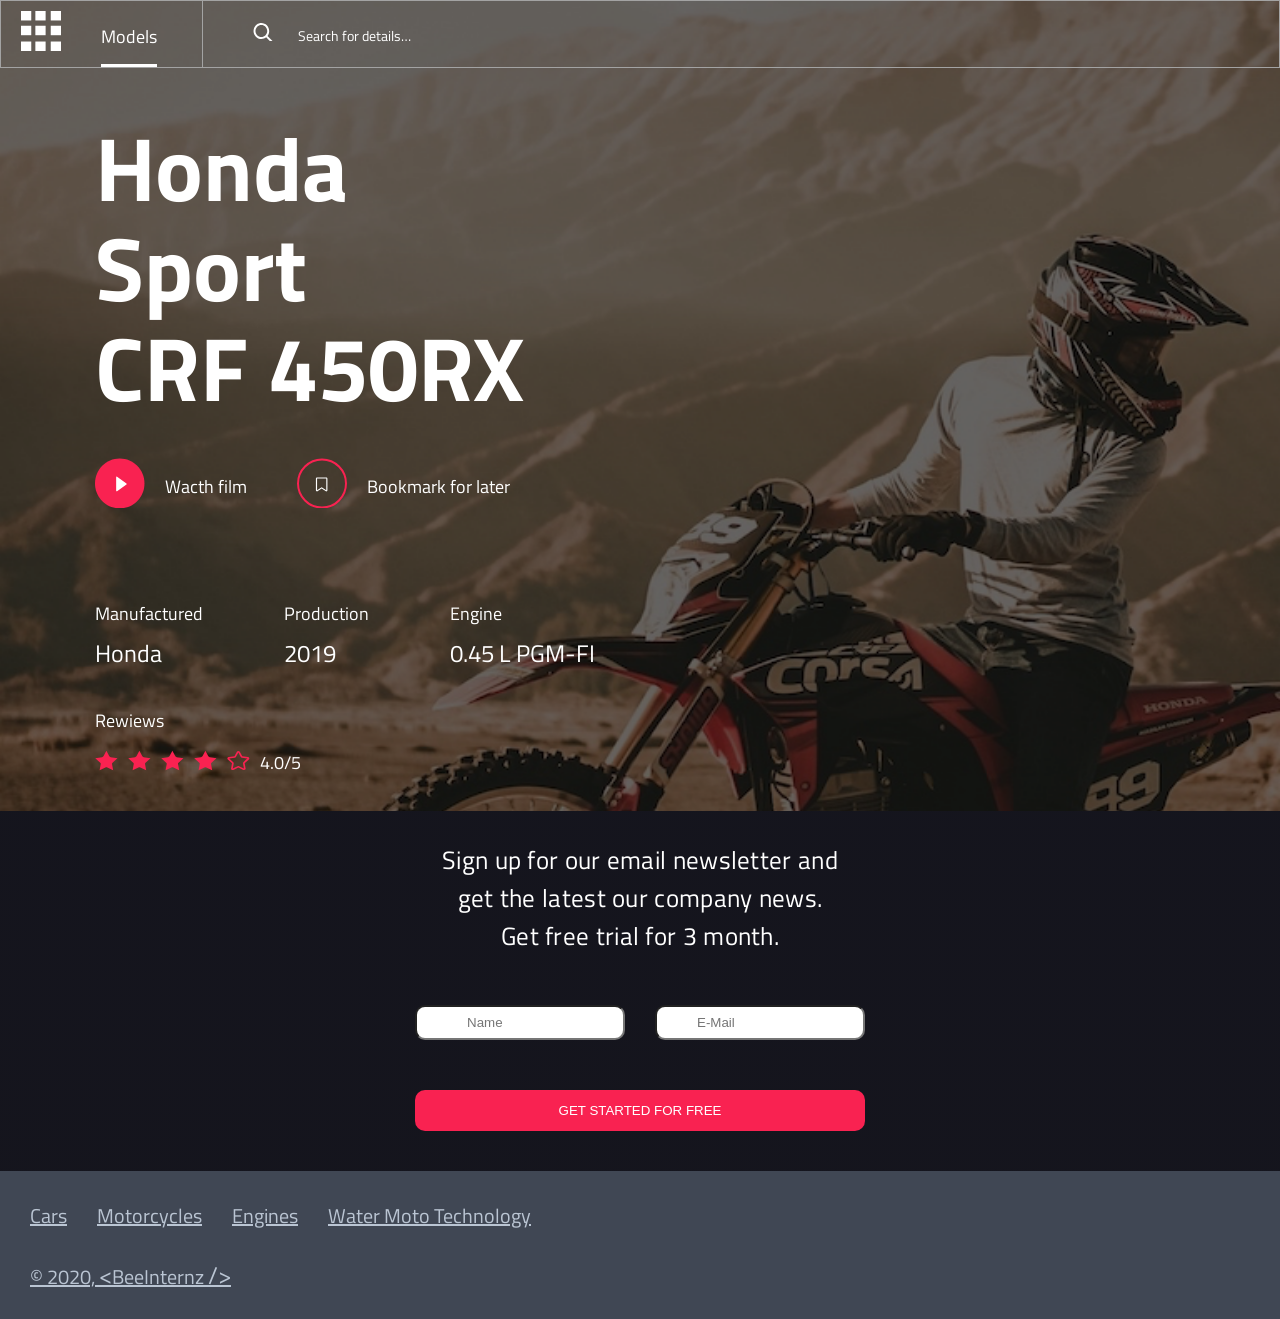
<file: Beeinterns#16/index.html>
<!DOCTYPE html>
<html lang="en">
  <head>
    <meta charset="UTF-8" />
    <meta
      name="viewport"
      content="width=device-width, initial-scale=1.0, user-scaalble=yes"
    />
    <link rel="stylesheet" href="style.css" />
    <link
      href="https://fonts.googleapis.com/css2?family=Titillium+Web&display=swap"
      rel="stylesheet"
    />
    <title>Honda bike</title>
  </head>

  <body>
    <main>
      <header>
          <div class="menu">
            <picture>
              <source srcset="img/kun.svg" media="(min-width: 1440px)">
              <img src="img/menu.svg" alt="" class="header_menu"/>
            </picture>
            
          </div>

            <div class="models_block">
            <a href="#">Models</a>
          </div>

          <div class="models_block_media">
            <nav>
              <ul class="models_naviagtion">
                <a href="" class="models_button"><li class="first">Models</li></a>
                <a href="" class="models_button"><li>Demensions</li></a>
                <a href=""class="models_button"><li>Facts & Figures</li></a>
                <a href=""class="models_button"><li>History</li></a>
                <a href="" class="models_button"><li>Reviews</li></a>
              </ul>
            </nav>
          </div>
          
            <div class="search_content">
                <div class="search_wrapper">
                    <a href="#"><img src="img/shape.svg" alt="" class="search_icon"/></a>
                    <a href="#" class="search">Search for details…</a>
                </div>
            
            </div>
          </div> 
      </header>
<!--main content-->
      <section class="main_content_wrapper">
        <h1>Honda <br>Sport<br> CRF 450RX</h1>
      <div class="button_section_wrapper">
          <div class="button_section">
            <a href="#"><img src="img/icon.svg" alt="" class="int_btn"></a>
            <div class="main_title">Wacth film</div> 
          </div>
          <div class="button_section">
            <a href="#"><img src="img/icon2.svg" alt="" class="int_btn"></a>
            <div>Bookmark for later</div>
          </div>
        </div>
        <div class="desctop">

          <div class="descritpion">
            <div class="descritpion_block">
                <div><div class="desk_element">Manufactured</div><span>Honda</span></div>
                <div><div class="desk_element">Production</div><span>2019</span></div>
                <div><div class="desk_element">Engine</div><span>0.45 L PGM-FI</span></div>
            </div>
          </div>
          
          <div class="rating">
            <div>Rewiews</div>
            <div class="rating_wrapper">
            <a href="#"><img src="img/full-star.svg" alt="rate" class="starz"></a>
            <a href="#"><img src="img/full-star.svg" alt="rate" class="starz"></a>
            <a href="#"><img src="img/full-star.svg" alt="rate" class="starz"></a>
            <a href="#"><img src="img/full-star.svg" alt="rate" class="starz"></a>
            <a href="#"><img src="img/empty-star.svg" alt="rate" class="starz"></a>
            <div class="bike_rate">4.0/5</div>
            </div>
           
            </div>
          </div>    
        </div>
      </section>
    </main>

    <!--rectangle-->

    <section class="rectangle">
      <div class="rectangle_wrapper">
        <p>
          Sign up for our email newsletter and<br> get the latest our company news.<br>
          Get free trial for 3 month.
        </p>
        <div class="form_wrapper">
          <form action="/posturl/newsletter/" class="rectangle_form" method="POST" name="form" id="data">

            <div class="input_wrapper">
          <input type="name" placeholder="Name" required pattern="^[a-zA-Z]+$" name="login" id="input_name" maxlength="30" minlength="2">
         <input type="email" placeholder="E-Mail" required name="email" id="input_mail">
            </div>
            
            <div class=started_button_block>
              <button type="submit" class="started_button" form="data">GET STARTED FOR FREE</button>
            </div>
            
          </form>
         </div>
        </div>              
      </div>
    </section>

    <footer>
      <div class="footer_wrapper">
        <div class="footer_block">
          <ul class="footer_list">
            <a href="#" class="footer_link footer_text"><li class="footer_li">cars</li></a>
            <a href="#" class="footer_link footer_text"><li class="footer_li">Motorcycles</li></a>
            <a href="#" class="footer_link footer_text"><li class="footer_li">engines</li></a>
            <a href="#" class="footer_link footer_text"><li class="footer_li">water moto technology</li></a>     
          </ul>
          <div class="bee">
            <a href="#" class="last footer_text">© 2020, <span><</span>BeeInternz <span>/></span></a>
          </div> 
        </div>
        
      </div>
    </footer>
  
  </body>
</html>
</file>
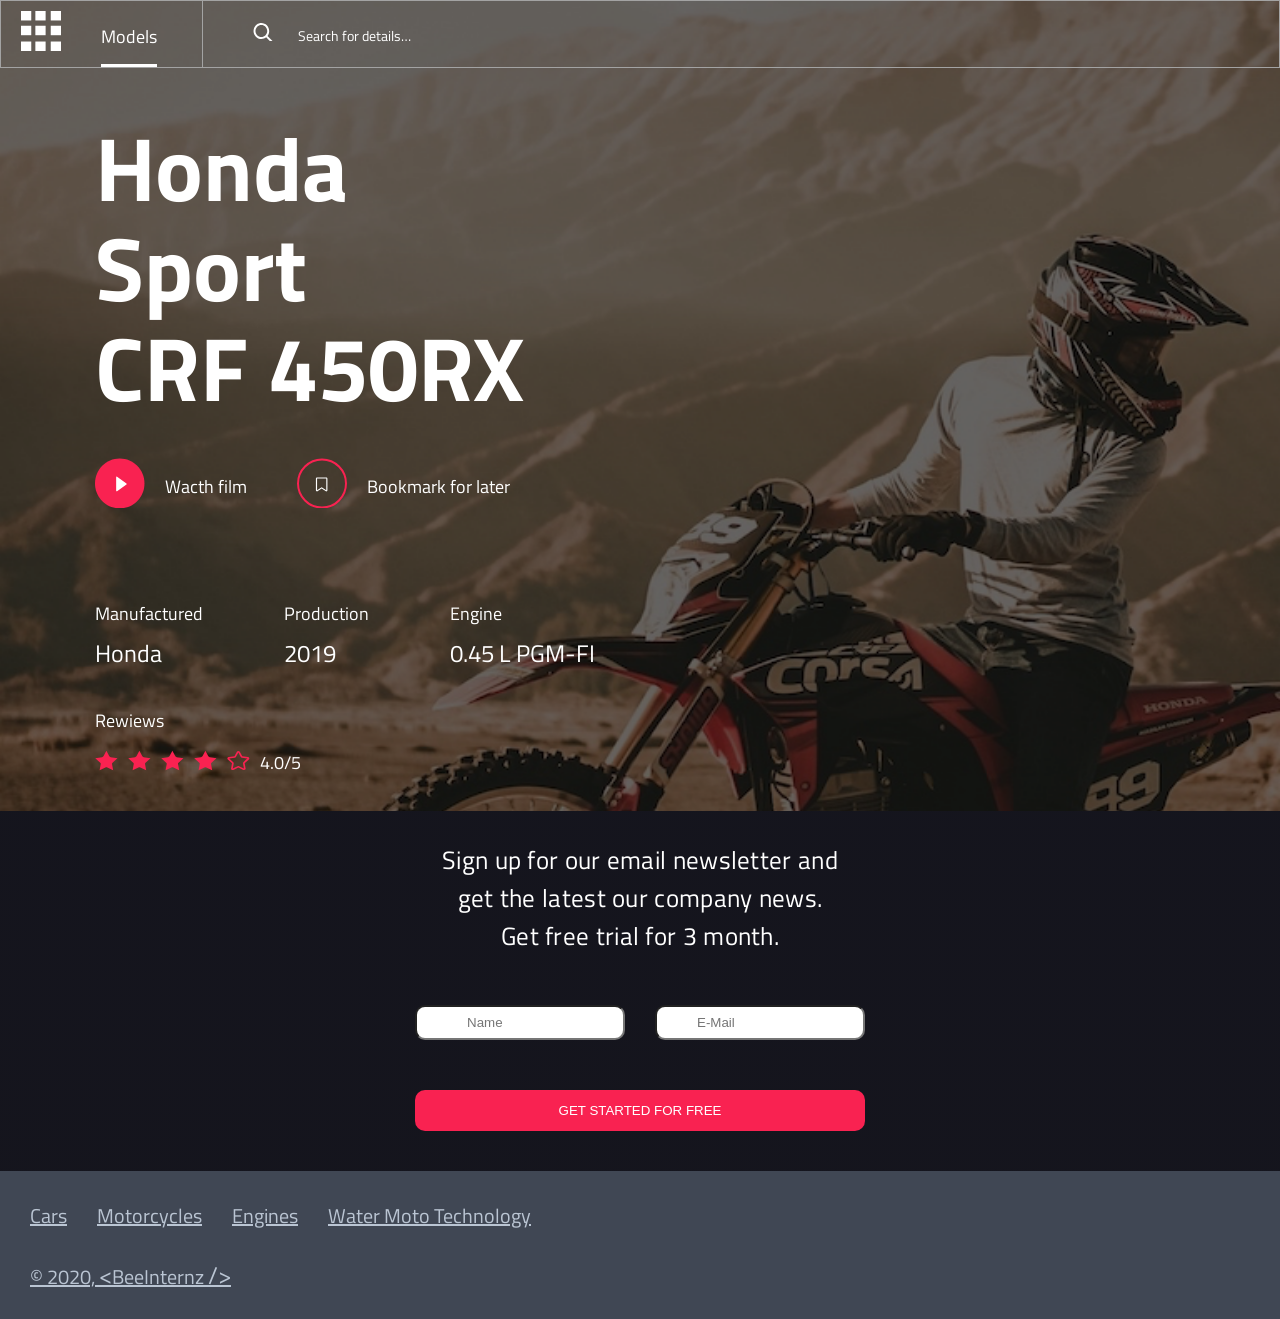
<file: Downloads/beeinterns-develop/Desktop/Beeinterns #16/index.html>
<!DOCTYPE html>
<html lang="en">
  <head>
    <meta charset="UTF-8" />
    <meta
      name="viewport"
      content="width=device-width, initial-scale=1.0, user-scaalble=yes"
    />
    <link rel="stylesheet" href="style.css" />
    <link
      href="https://fonts.googleapis.com/css2?family=Titillium+Web&display=swap"
      rel="stylesheet"
    />
    <title>Honda bike</title>
  </head>

  <body>
    <main>
      <header>
          <div class="menu">
            <picture>
              <source srcset="img/kun.svg" media="(min-width: 1440px)">
              <img src="img/menu.svg" alt="" class="header_menu"/>
            </picture>
            
          </div>

            <div class="models_block">
            <a href="#">Models</a>
          </div>

          <div class="models_block_media">
            <nav>
              <ul class="models_naviagtion">
                <a href="" class="models_button"><li class="first">Models</li></a>
                <a href="" class="models_button"><li>Demensions</li></a>
                <a href=""class="models_button"><li>Facts & Figures</li></a>
                <a href=""class="models_button"><li>History</li></a>
                <a href="" class="models_button"><li>Reviews</li></a>
              </ul>
            </nav>
          </div>
          
            <div class="search_content">
                <div class="search_wrapper">
                    <a href="#"><img src="img/shape.svg" alt="" class="search_icon"/></a>
                    <a href="#" class="search">Search for details…</a>
                </div>
            
            </div>
          </div> 
      </header>
<!--main content-->
      <section class="main_content_wrapper">
        <h1>Honda <br>Sport<br> CRF 450RX</h1>
      <div class="button_section_wrapper">
          <div class="button_section">
            <a href="#"><img src="img/icon.svg" alt="" class="int_btn"></a>
            <div class="main_title">Wacth film</div> 
          </div>
          <div class="button_section">
            <a href="#"><img src="img/icon2.svg" alt="" class="int_btn"></a>
            <div>Bookmark for later</div>
          </div>
        </div>
        <div class="desctop">

          <div class="descritpion">
            <div class="descritpion_block">
                <div><div class="desk_element">Manufactured</div><span>Honda</span></div>
                <div><div class="desk_element">Production</div><span>2019</span></div>
                <div><div class="desk_element">Engine</div><span>0.45 L PGM-FI</span></div>
            </div>
          </div>
          
          <div class="rating">
            <div>Rewiews</div>
            <div class="rating_wrapper">
            <a href="#"><img src="img/full-star.svg" alt="rate" class="starz"></a>
            <a href="#"><img src="img/full-star.svg" alt="rate" class="starz"></a>
            <a href="#"><img src="img/full-star.svg" alt="rate" class="starz"></a>
            <a href="#"><img src="img/full-star.svg" alt="rate" class="starz"></a>
            <a href="#"><img src="img/empty-star.svg" alt="rate" class="starz"></a>
            <div class="bike_rate">4.0/5</div>
            </div>
           
            </div>
          </div>    
        </div>
      </section>
    </main>

    <!--rectangle-->

    <section class="rectangle">
      <div class="rectangle_wrapper">
        <p>
          Sign up for our email newsletter and<br> get the latest our company news.<br>
          Get free trial for 3 month.
        </p>
        <div class="form_wrapper">
          <form action="/posturl/newsletter/" class="rectangle_form" method="POST" name="form" id="data">

            <div class="input_wrapper">
          <input type="name" placeholder="Name" required pattern="^[a-zA-Z]+$" name="login" id="input_name" maxlength="30" minlength="2">
         <input type="email" placeholder="E-Mail" required name="email" id="input_mail">
            </div>
            
            <div class=started_button_block>
              <button type="submit" class="started_button" form="data">GET STARTED FOR FREE</button>
            </div>
            
          </form>
         </div>
        </div>              
      </div>
    </section>

    <footer>
      <div class="footer_wrapper">
        <div class="footer_block">
          <ul class="footer_list">
            <a href="#" class="footer_link footer_text"><li class="footer_li">cars</li></a>
            <a href="#" class="footer_link footer_text"><li class="footer_li">Motorcycles</li></a>
            <a href="#" class="footer_link footer_text"><li class="footer_li">engines</li></a>
            <a href="#" class="footer_link footer_text"><li class="footer_li">water moto technology</li></a>     
          </ul>
          <div class="bee">
            <a href="#" class="last footer_text">© 2020, <span><</span>BeeInternz <span>/></span></a>
          </div> 
        </div>
        
      </div>
    </footer>
  
  </body>
</html>
</file>
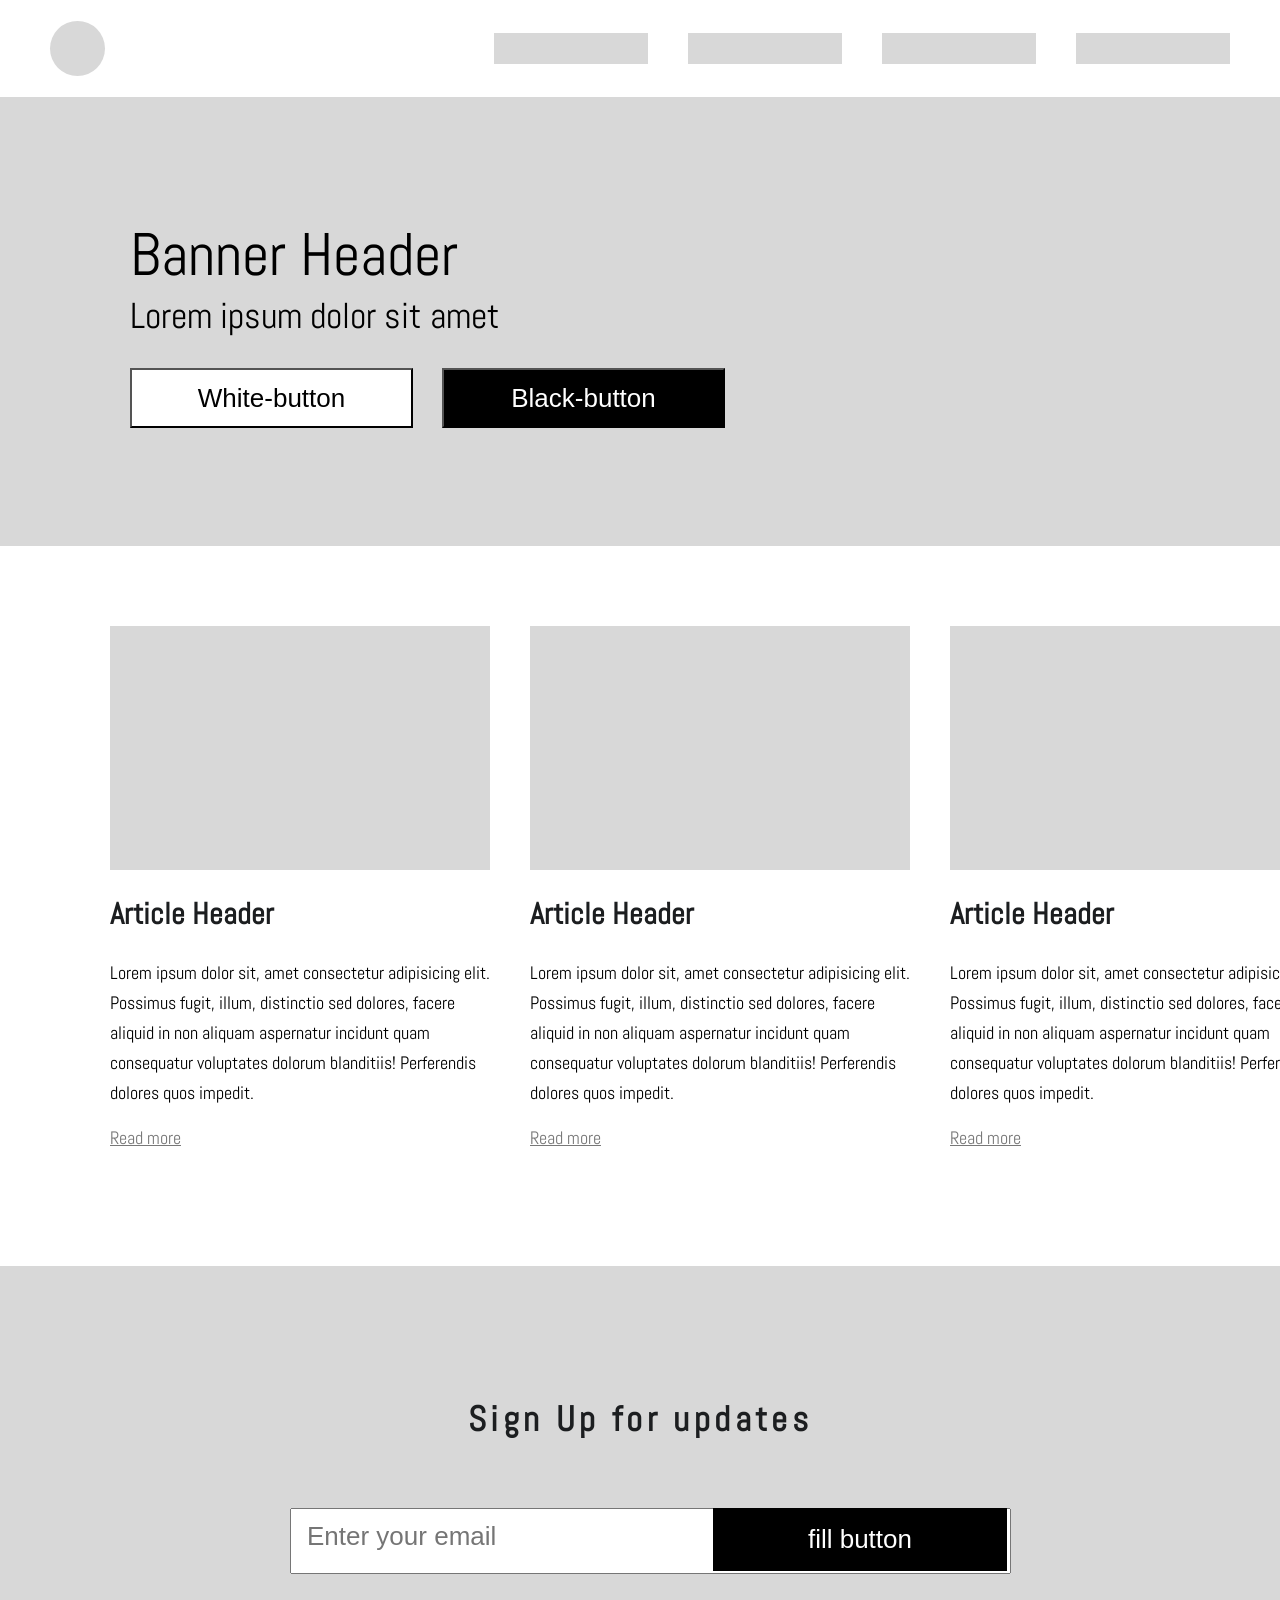
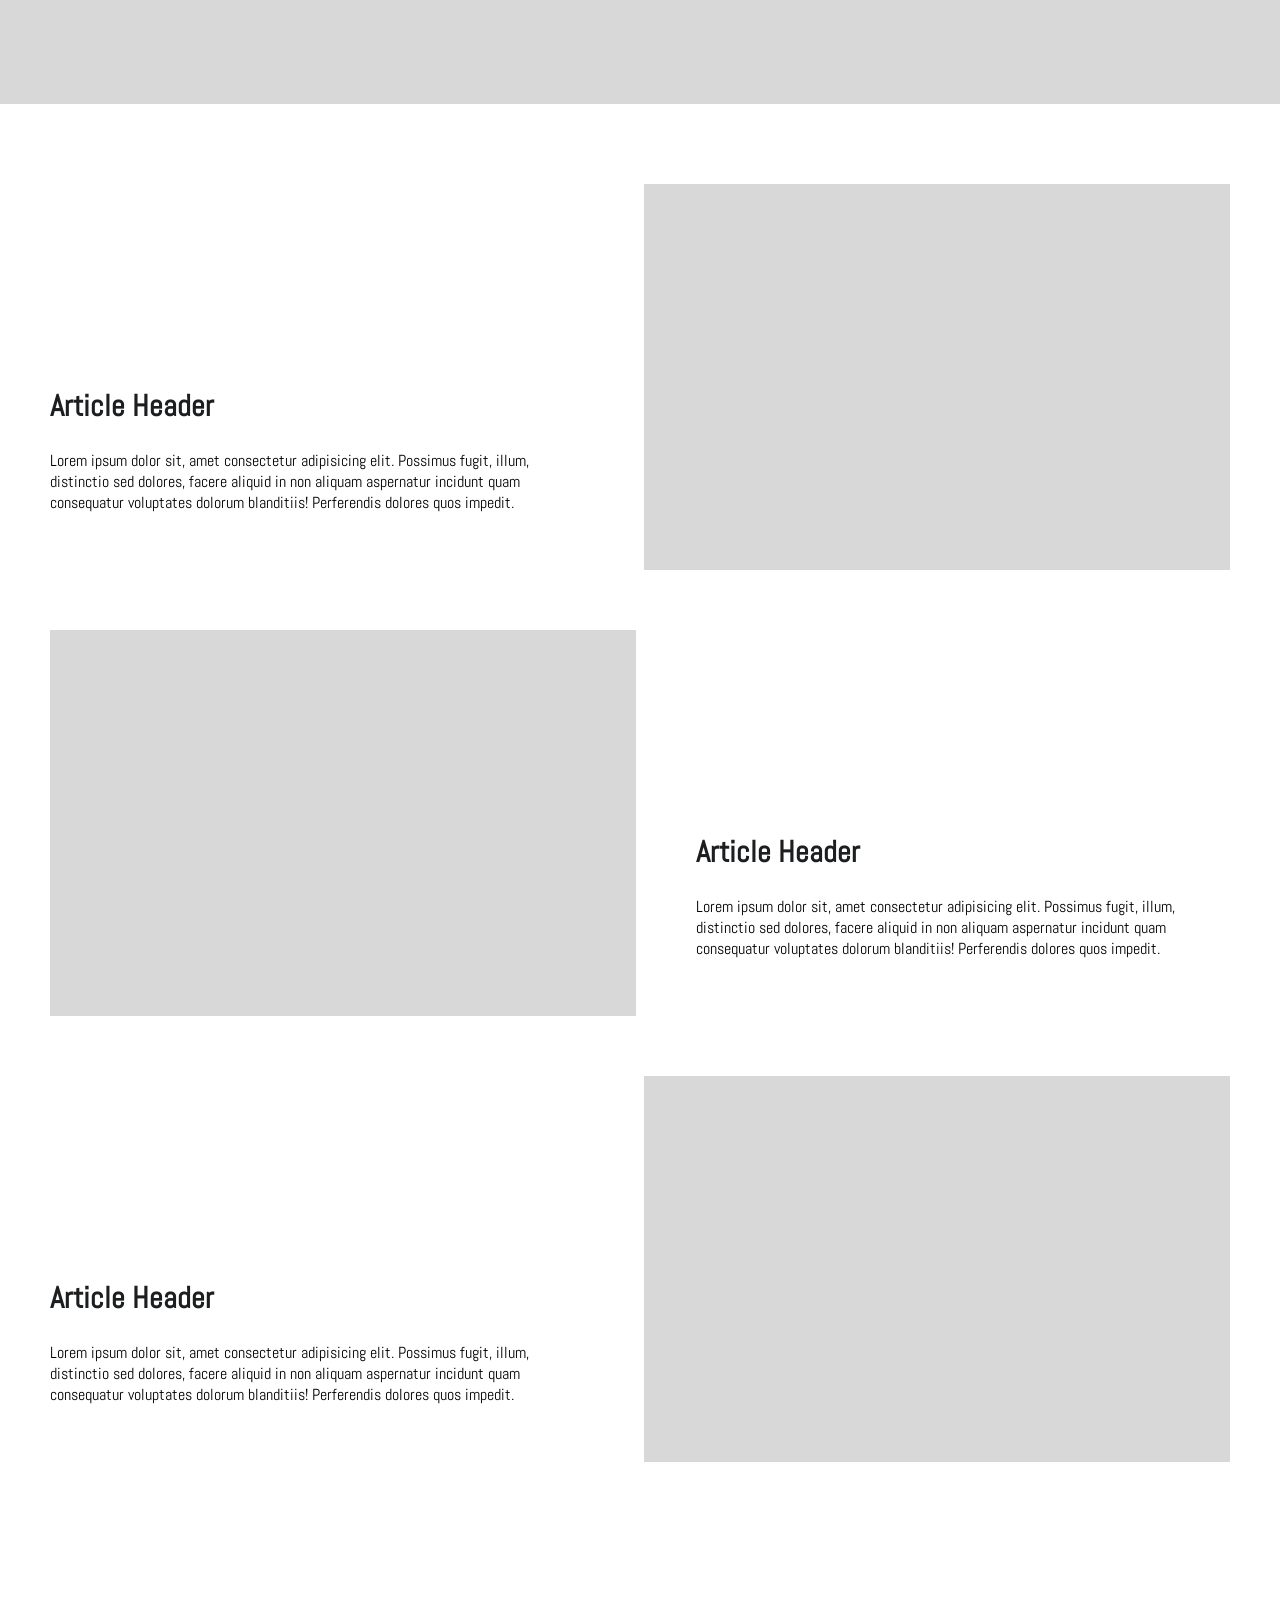
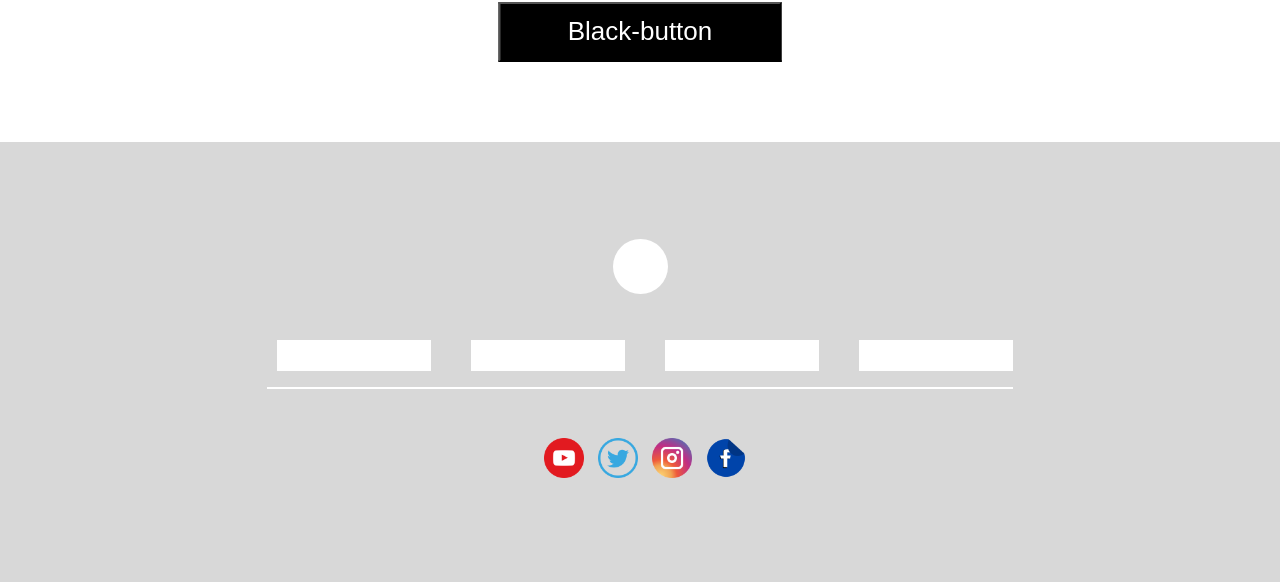
<file: Downloads/beeinterns-develop/Desktop/Beeinterns#0 HTML/index.html>
<!DOCTYPE html>
<html lang="en">
  <head>
    <meta charset="UTF-8" />
    <meta name="viewport" content="width=device-width, initial-scale=1.0" />
    <title>Test</title>
    <link rel="stylesheet" href="style.css" />
  </head>
  <body>
    <header>
      <div class="header-logo"></div>
      <nav>
        <ul class="header-list">
          <li class="header-block"></li>
          <li class="header-block"></li>
          <li class="header-block"></li>
          <li class="header-block"></li>
        </ul>
      </nav>
    </header>
    <!--Banner header-->

    <section class="banner-header">
      <div class="banner-header-section">
        <h1>Banner Header</h1>
        <span class="banner-header-title">Lorem ipsum dolor sit amet</span>
        <div class="buttons">
          <button class="banner-btn white-button">White-button</button>
          <button class="banner-btn black-button">Black-button</button>
        </div>
      </div>
    </section>
    <!--Article Section-->
    <section class="art-section">
      <div class="art-section-wrapper">
        <div class="art-section-block">
          <div class="art-img"></div>
          <h2>Article Header</h2>
          <p>
            Lorem ipsum dolor sit, amet consectetur adipisicing elit. Possimus
            fugit, illum, distinctio sed dolores, facere aliquid in non aliquam
            aspernatur incidunt quam consequatur voluptates dolorum blanditiis!
            Perferendis dolores quos impedit.
          </p>
          <a href="" class="art-section-link">Read more</a>
        </div>
        <div class="art-section-block">
          <div class="art-img"></div>
          <h2>Article Header</h2>
          <p>
            Lorem ipsum dolor sit, amet consectetur adipisicing elit. Possimus
            fugit, illum, distinctio sed dolores, facere aliquid in non aliquam
            aspernatur incidunt quam consequatur voluptates dolorum blanditiis!
            Perferendis dolores quos impedit.
          </p>
          <a href="" class="art-section-link">Read more</a>
        </div>
        <div class="art-section-block">
          <div class="art-img"></div>
          <h2>Article Header</h2>
          <p>
            Lorem ipsum dolor sit, amet consectetur adipisicing elit. Possimus
            fugit, illum, distinctio sed dolores, facere aliquid in non aliquam
            aspernatur incidunt quam consequatur voluptates dolorum blanditiis!
            Perferendis dolores quos impedit.
          </p>
          <a href="" class="art-section-link">Read more</a>
        </div>
      </div>
    </section>

    <!--Sign UP Section-->

    <section class="signup">
      <div>
        <h3 class="signup_title">Sign Up for updates</h3>
      </div>
        <div class="form_wrapper">
           <form class="signup_form">
            <input
              name="s"
              class="signup_input"
              placeholder="Enter your email"
              type="email"
            />
            <button type="submit" class="search_button">fill button</button>
          </form>
        </div>
    </section>

    <!--Block 4-->

    <section class="block4">
      <div class="block4-wrap">
        <div class="block4-section">
          <div class="text-block left">
            <h2 class="block4-title">Article Header</h2>
            <p>
              Lorem ipsum dolor sit, amet consectetur adipisicing elit. Possimus
              fugit, illum, distinctio sed dolores, facere aliquid in non
              aliquam aspernatur incidunt quam consequatur voluptates dolorum
              blanditiis! Perferendis dolores quos impedit.
            </p>
          </div>
          <div class="art-img-block4"></div>
        </div>
        <div class="block4-section">
          <div class="art-img-block4"></div>
          <div class="text-block right">
            <h2>Article Header</h2>
            <p>
              Lorem ipsum dolor sit, amet consectetur adipisicing elit. Possimus
              fugit, illum, distinctio sed dolores, facere aliquid in non
              aliquam aspernatur incidunt quam consequatur voluptates dolorum
              blanditiis! Perferendis dolores quos impedit.
            </p>
          </div>
        </div>
        <div class="block4-section">
          <div class="text-block left">
            <h2>Article Header</h2>
            <p>
              Lorem ipsum dolor sit, amet consectetur adipisicing elit. Possimus
              fugit, illum, distinctio sed dolores, facere aliquid in non
              aliquam aspernatur incidunt quam consequatur voluptates dolorum
              blanditiis! Perferendis dolores quos impedit.
            </p>
          </div>
          <div class="art-img-block4"></div>
        </div>
        <button class="banner-btn black-button">Black-button</button>
      </div>
    </section>
    <footer>
      <div class="footer-logo"></div>
      <nav class="footer-nav">
        <ul class="header-list">
          <li class="header-block footers"></li>
          <li class="header-block footers"></li>
          <li class="header-block footers"></li>
          <li class="header-block footers"></li>
        </ul>
      </nav>
      <div class="fotoer-img">
        <a href=""><img src="img/1.png" alt="" class="footer-ico"/></a>
        <a href=""><img src="img/2.png" alt="" class="footer-ico"/></a>
        <a href=""><img src="img/3.png" alt="" class="footer-ico"/></a>
        <a href=""><img src="img/4.png" alt="" class="footer-ico"/></a>
      </div>
    </footer>
  </body>
</html>
</file>
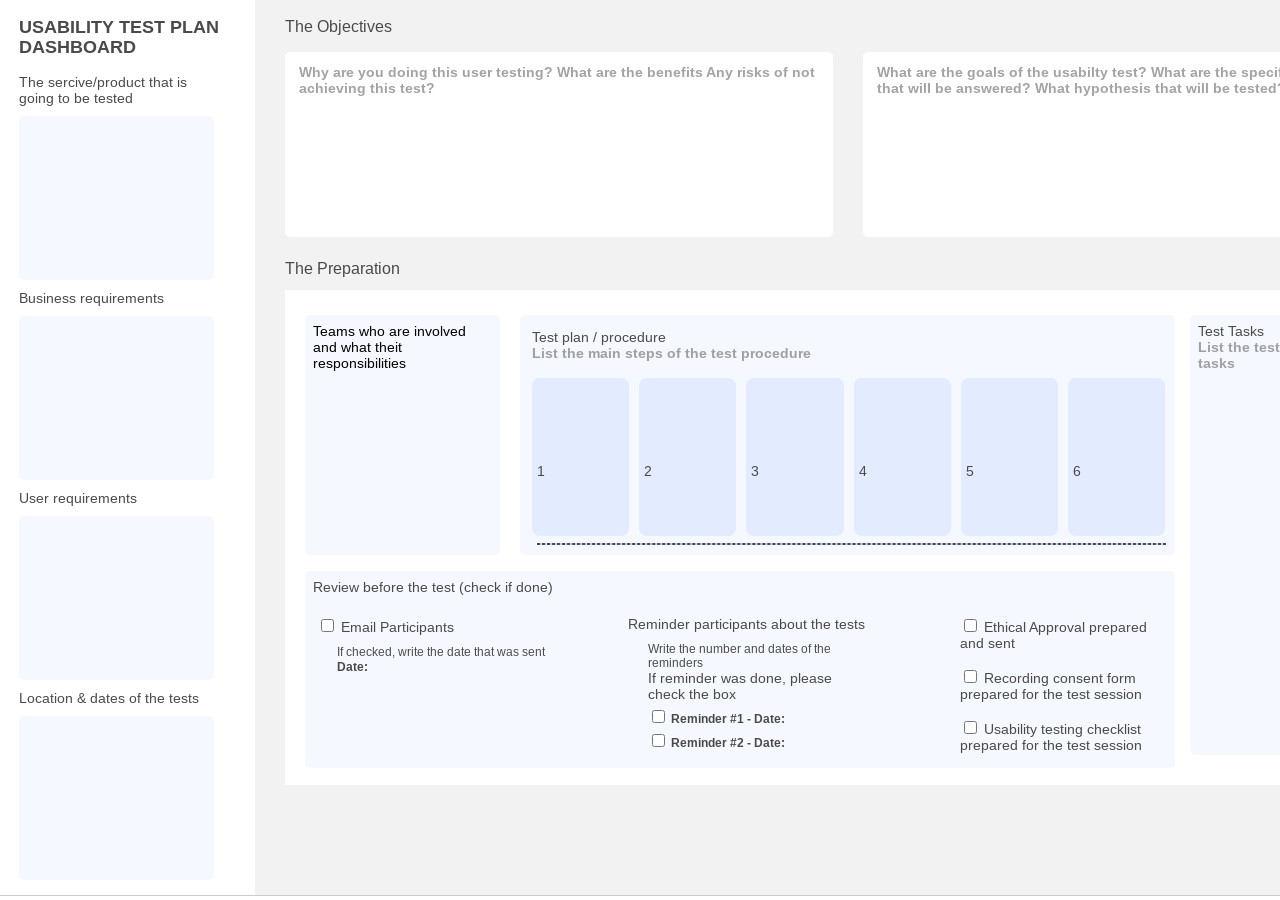
<file: Downloads/beeinterns-develop/Desktop/beeinterns#13/index.html>
<!DOCTYPE html>
<html lang="en">
<head>
	<meta charset="UTF-8">
	<title>#12</title>
	<link rel="stylesheet" type="text/css" href="style.css">
	<link rel="stylesheet" type="normalno/css" href="style.css">
	<link href="https://fonts.googleapis.com/css2?family=Arimo&family=Roboto&display=swap" rel="stylesheet"> 
</head>
<body>
	<main>
		<!--Left block -->

		<aside class="aside-block">
            <div class="aside-block-content">
            	<h1>Usability test plan Dashboard</h1>
			<div class="aside-block-wrapper">
			<div class="aside_title title">The sercive/product that is going to be tested</div>	
		<div class="aside-content blocks">
		</div>
		<div class="aside_title">Business requirements</div>
		<div class="aside-content blocks">	
		</div>
		<div class="aside_title">User requirements</div>
		<div class="aside-content blocks">
		</div>
		<div class="aside_title">Location & dates of the tests</div>
		<div class="aside-content blocks">
		</div>
			</div>
			</div>
		</aside>

		     <!--main block -->
		   <div class="main_content">

		<div class="main_content_wrapper">

		<div class="objective_wrapper">
			<span class="object_title">The Objectives</span>
			<div class="objectives">
		  <div class="left block"> 
		    <p class="inside_text underh">Why are you doing this user testing? What are the benefits Any risks of not achieving this test?</p>
		  </div>
		  <div class="right block">
		     <p class="inside_text underh">What are the goals of the usabilty test? What are the specific questions that will be answered? What hypothesis that will be tested?</p>
		  </div>
		</div>
		</div>

		<div class="prepare">
			<span class="object_title">The Preparation</span>
			<div class="center_block_wrapper">
		 <div class="center_block">
		 	<div class="wrapper"> 
		<div class="content_wrapper">
			<div class="forblocks">
		<div class="wrap">

		<div class="blocks one">
		<div class="content">Teams who are involved and what theit responsibilities</div>
		</div>
         <!--2-center-->
		<div class="blocks two">
			<div class="rechtangle_wrapper">
				<div class="rechtangle_content">
				<div>Test plan / procedure</div>
				<div class="underh">List the main steps of the test procedure</div>
				</div>

			<div class="rechtangle">
				<div class="rechtangle_block">1</div>
				<div class="rechtangle_block">2</div>
				<div class="rechtangle_block">3</div>
				<div class="rechtangle_block">4</div>
				<div class="rechtangle_block">5</div>
				<div class="rechtangle_block">6</div>
			</div>
			
			</div>
			<div class="border_bot"></div>
		</div>
			 <!--4center-->
		<div class="blocks four">
			<div class="review">Review before the test (check if done)</div>

			<div class="four_wrapper">

				<div class="for_email">
					<div class="email_checkblox">
						<input type="checkbox" id="check" name="mail">
						<label for="check">Email Participants</label>
					</div>
					<div class="four_date_text">
						<div class="four_text discription">If checked, write the date that was sent</div>
						<div class="four_date date">Date:</div>
					</div>
					
				</div>
                
				<div class="for_reminder">
					<div class="">Reminder participants about the tests</div>
					<div class="reminder_content">
						<div class="four_text discription">Write the number and dates of the reminders</div>
						<div>If  reminder was done, please check the box</div>
					<div class="checkbox_block">
						<div class="four_date date reminder_date">
					<input type="checkbox" id="remember" name="mail">
					<label for="remember">Reminder #1  -  Date:</label>
                        </div>
                        <div class="four_date date reminder_date">
					<input type="checkbox" id="remember2" name="mail">
					<label for="remember2">Reminder #2  -  Date:</label>
					    </div>
					</div>
					</div>
					
				</div>
				

				<div class="for_checkboxes">
					<div class="for_checkboxes_content">
					<input type="checkbox" id="ethical" name="mail">
					<label for="ethical" class="four_checkbox">Ethical Approval prepared and sent</label>
                     </div>
                    <div class="for_checkboxes_content">
					<input type="checkbox" id="recording" name="mail">
					<label for="recording" class="four_checkbox">Recording consent form prepared for the test session</label>
                    </div>
                    <div class="for_checkboxes_content">
					<input type="checkbox" id="recording" name="mail">
					<label for="recording"  class="four_checkbox">Usability testing checklist prepared for the test session</label>
                    </div>
				</div>
                
			</div>
		</div>
		</div>
         <!--3 -center-->
		<div class="forfree">
		 <div class="blocks three">
		 	<div class="forfree_content">
		 		<div>Test Tasks</div>
		 		<div class="underh">List the test tasks</div>
		 	</div>
		 	
		 </div>
		</div>
		</div> 
		  </div>
		 	</div>
				</div>  
					</div>
						</div>
							</div>
								</div>
      
		
	</main>
</body>
</html>
</file>
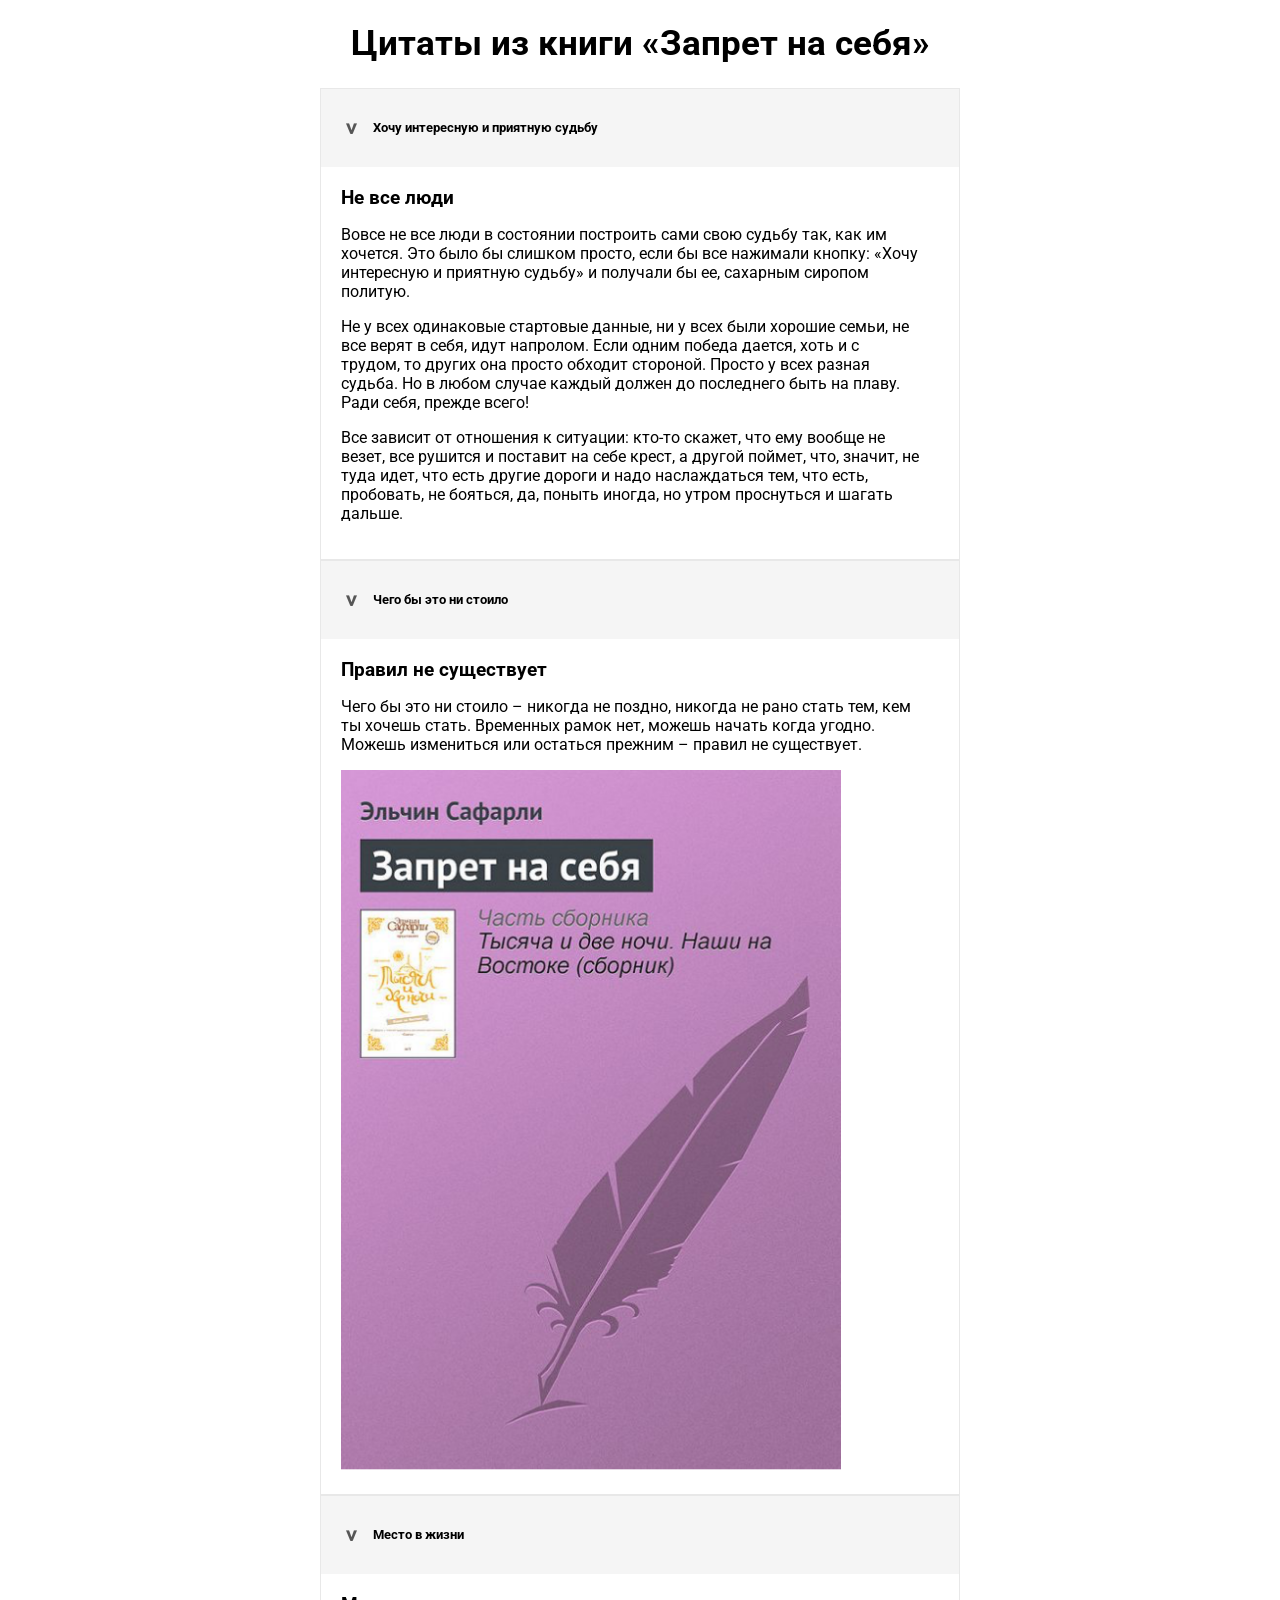
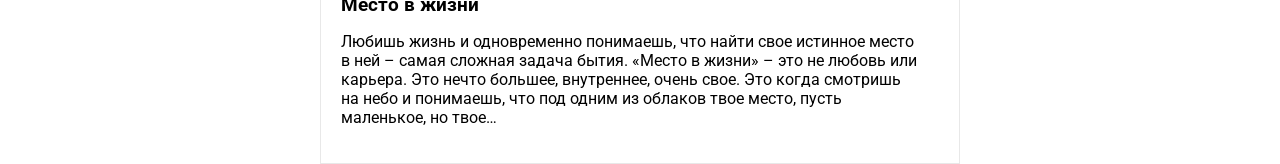
<file: Downloads/beeinterns-develop/Desktop/Beeinterns#14/index.html>
<!DOCTYPE html>
<html lang="en">
  <head>
    <meta charset="UTF-8" />
    <meta name="viewport" content="width=device-width, initial-scale=1.0" />
    <title>Document</title>
    <link rel="stylesheet" href="style.css" />
    <link
      href="https://fonts.googleapis.com/css2?family=Roboto:wght@300;400&display=swap"
      rel="stylesheet"
    />
  </head>

  <body>
    <main>
      <h1>Цитаты из книги «Запрет на себя»</h1>

      <section class="desteny">
        <div>
            <input type="checkbox" name="rad" id="rad1" checked />
            <label for="rad1">
              <div class="element"></div>
              <h2>Хочу интересную и приятную судьбу</h2>
            </label>
            

            <div class="desteny_content">
              <h3>Не все люди</h3>

              <p>
                Вовсе не все люди в состоянии построить сами свою судьбу так,
                как им хочется. Это было бы слишком просто, если бы все нажимали
                кнопку: «Хочу интересную и приятную судьбу» и получали бы ее,
                сахарным сиропом политую.
              </p>

              <p>
                Не у всех одинаковые стартовые данные, ни у всех были хорошие
                семьи, не все верят в себя, идут напролом. Если одним победа
                дается, хоть и с трудом, то других она просто обходит стороной.
                Просто у всех разная судьба. Но в любом случае каждый должен до
                последнего быть на плаву. Ради себя, прежде всего!
              </p>

              <p>
                Все зависит от отношения к ситуации: кто-то скажет, что ему
                вообще не везет, все рушится и поставит на себе крест, а другой
                поймет, что, значит, не туда идет, что есть другие дороги и надо
                наслаждаться тем, что есть, пробовать, не бояться, да, поныть
                иногда, но утром проснуться и шагать дальше.
              </p>
            </div>
          </div>
        </div>
      </section>

      <section class="desteny">
        <div>
            <input type="checkbox" name="rad" id="rad2" checked />
            <label for="rad2">
              <div class="element"></div>
              <h2>Чего бы это ни стоило</h2>
            </label>
            

            <div class="desteny_content second">
              <h3>Правил не существует</h3>

              <p>
                Чего бы это ни стоило – никогда не поздно, никогда не рано стать тем, кем ты хочешь стать. 
                Временных рамок нет, можешь начать когда угодно. Можешь измениться или остаться 
                прежним – правил не существует.
              </p>

            <div><img src="img/1.png" alt=""></div>
        
            </div>
          </div>
        </div>
      </section>

      <section class="desteny">
        <div>
            <input type="checkbox" name="rad" id="rad3" checked />
            <label for="rad3">
              <div class="element"></div>
              <h2>Место в жизни</h2>
            </label>
            

            <div class="desteny_content third">
              <h3>Место в жизни</h3>

              <p>
                Любишь жизнь и одновременно понимаешь, что найти свое истинное место в ней – самая 
                сложная задача бытия. «Место в жизни» – это не любовь или карьера. Это нечто большее, 
                внутреннее, очень свое. Это когда смотришь на небо и понимаешь, что под одним из облаков 
                твое место, пусть маленькое, но твое…
              </p>

            </div>
          </div>
        </div>
      </section>

    </main>
  </body>
</html>
</file>
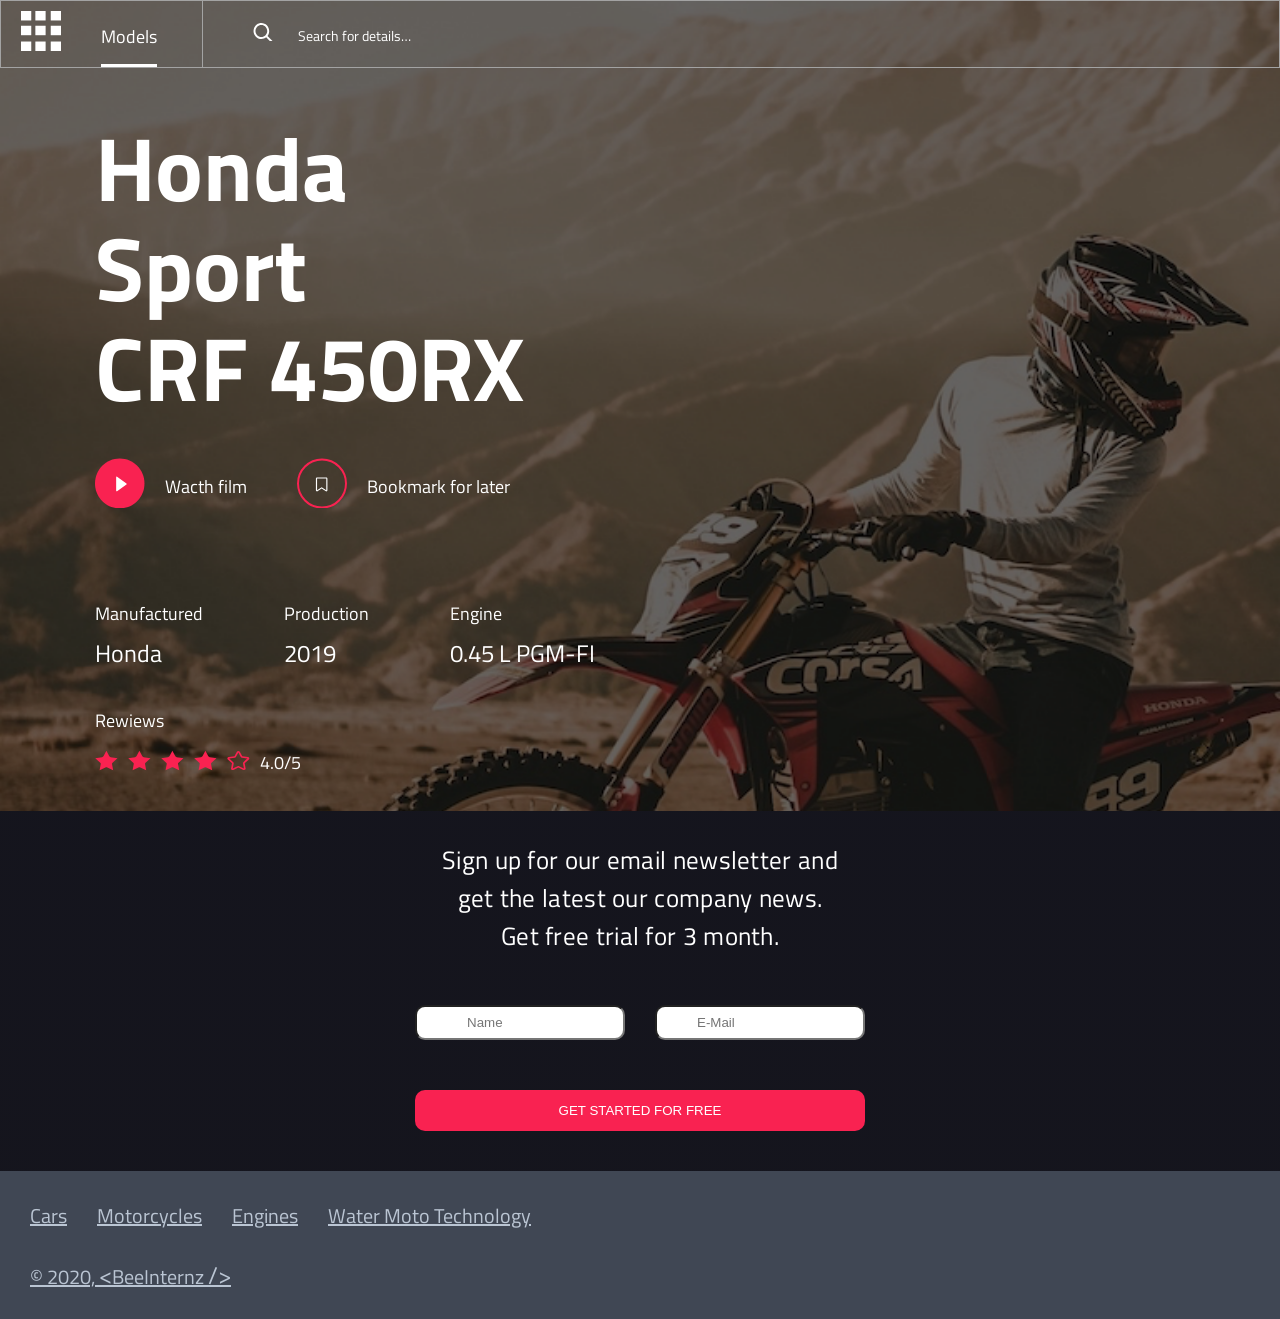
<file: Downloads/beeinterns-develop/Desktop/Beeinterns#16/index.html>
<!DOCTYPE html>
<html lang="en">
  <head>
    <meta charset="UTF-8" />
    <meta
      name="viewport"
      content="width=device-width, initial-scale=1.0, user-scaalble=yes"
    />
    <link rel="stylesheet" href="style.css" />
    <link
      href="https://fonts.googleapis.com/css2?family=Titillium+Web&display=swap"
      rel="stylesheet"
    />
    <title>Honda bike</title>
  </head>

  <body>
    <main>
      <header>
          <div class="menu">
            <picture>
              <source srcset="img/kun.svg" media="(min-width: 1440px)">
              <img src="img/menu.svg" alt="" class="header_menu"/>
            </picture>
            
          </div>

            <div class="models_block">
            <a href="#">Models</a>
          </div>

          <div class="models_block_media">
            <nav>
              <ul class="models_naviagtion">
                <a href="" class="models_button"><li class="first">Models</li></a>
                <a href="" class="models_button"><li>Demensions</li></a>
                <a href=""class="models_button"><li>Facts & Figures</li></a>
                <a href=""class="models_button"><li>History</li></a>
                <a href="" class="models_button"><li>Reviews</li></a>
              </ul>
            </nav>
          </div>
          
            <div class="search_content">
                <div class="search_wrapper">
                    <a href="#"><img src="img/shape.svg" alt="" class="search_icon"/></a>
                    <a href="#" class="search">Search for details…</a>
                </div>
            
            </div>
          </div> 
      </header>
<!--main content-->
      <section class="main_content_wrapper">
        <h1>Honda <br>Sport<br> CRF 450RX</h1>
      <div class="button_section_wrapper">
          <div class="button_section">
            <a href="#"><img src="img/icon.svg" alt="" class="int_btn"></a>
            <div class="main_title">Wacth film</div> 
          </div>
          <div class="button_section">
            <a href="#"><img src="img/icon2.svg" alt="" class="int_btn"></a>
            <div>Bookmark for later</div>
          </div>
        </div>
        <div class="desctop">

          <div class="descritpion">
            <div class="descritpion_block">
                <div><div class="desk_element">Manufactured</div><span>Honda</span></div>
                <div><div class="desk_element">Production</div><span>2019</span></div>
                <div><div class="desk_element">Engine</div><span>0.45 L PGM-FI</span></div>
            </div>
          </div>
          
          <div class="rating">
            <div>Rewiews</div>
            <div class="rating_wrapper">
            <a href="#"><img src="img/full-star.svg" alt="rate" class="starz"></a>
            <a href="#"><img src="img/full-star.svg" alt="rate" class="starz"></a>
            <a href="#"><img src="img/full-star.svg" alt="rate" class="starz"></a>
            <a href="#"><img src="img/full-star.svg" alt="rate" class="starz"></a>
            <a href="#"><img src="img/empty-star.svg" alt="rate" class="starz"></a>
            <div class="bike_rate">4.0/5</div>
            </div>
           
            </div>
          </div>    
        </div>
      </section>
    </main>

    <!--rectangle-->

    <section class="rectangle">
      <div class="rectangle_wrapper">
        <p>
          Sign up for our email newsletter and<br> get the latest our company news.<br>
          Get free trial for 3 month.
        </p>
        <div class="form_wrapper">
          <form action="/posturl/newsletter/" class="rectangle_form" method="POST" name="form" id="data">

            <div class="input_wrapper">
          <input type="name" placeholder="Name" required pattern="^[a-zA-Z]+$" name="login" id="input_name" maxlength="30" minlength="2">
         <input type="email" placeholder="E-Mail" required name="email" id="input_mail">
            </div>
            
            <div class=started_button_block>
              <button type="submit" class="started_button" form="data">GET STARTED FOR FREE</button>
            </div>
            
          </form>
         </div>
        </div>              
      </div>
    </section>

    <footer>
      <div class="footer_wrapper">
        <div class="footer_block">
          <ul class="footer_list">
            <a href="#" class="footer_link footer_text"><li class="footer_li">cars</li></a>
            <a href="#" class="footer_link footer_text"><li class="footer_li">Motorcycles</li></a>
            <a href="#" class="footer_link footer_text"><li class="footer_li">engines</li></a>
            <a href="#" class="footer_link footer_text"><li class="footer_li">water moto technology</li></a>     
          </ul>
          <div class="bee">
            <a href="#" class="last footer_text">© 2020, <span><</span>BeeInternz <span>/></span></a>
          </div> 
        </div>
        
      </div>
    </footer>
  <script type="text/javascript">
var arrgetbtn=[];
arrgetbtn.push({"title":"VKontakte","icon":"fwidgethelp-vk","link":"https://vk.com/mstroy40","target":"_blank","color":"#FFFFFF","background":"#507299"});
arrgetbtn.push({"title":"Instagram","icon":"fwidgethelp-instagram","link":"https://vk.com/mstroy40","target":"_blank","color":"#FFFFFF","background":"#FF0066"});
arrgetbtn.push({"title":"Telegram","icon":"fwidgethelp-telegram_v2","link":"https://vk.com/mstroy40","target":"_blank","color":"#FFFFFF","background":"#27A5E7"});
 var WidGetButtonOptions = {
  id:"a9e2262e24bb7e0bc637f7ca0a6790fd",
  iconopen:"fwidgethelp-commenting-o",
  maintitle:"",
  mainbackground:"#FF3338",
  maincolor:"#FFFFFF",
  pulse:"widgethelp_pulse",
  fasize:"2",
  direction:"top",
  position:"rightbottom",
  arrbtn: arrgetbtn
};
(function() {
  var script = document.createElement("script");
  script.type = "text/javascript";
  script.async = true;
  script.src = "https://getbtn.com/widget/index.php?id="+WidGetButtonOptions.id;
  document.getElementsByTagName("head")[0].appendChild(script);
})();</script>


  </body>
</html>
</file>
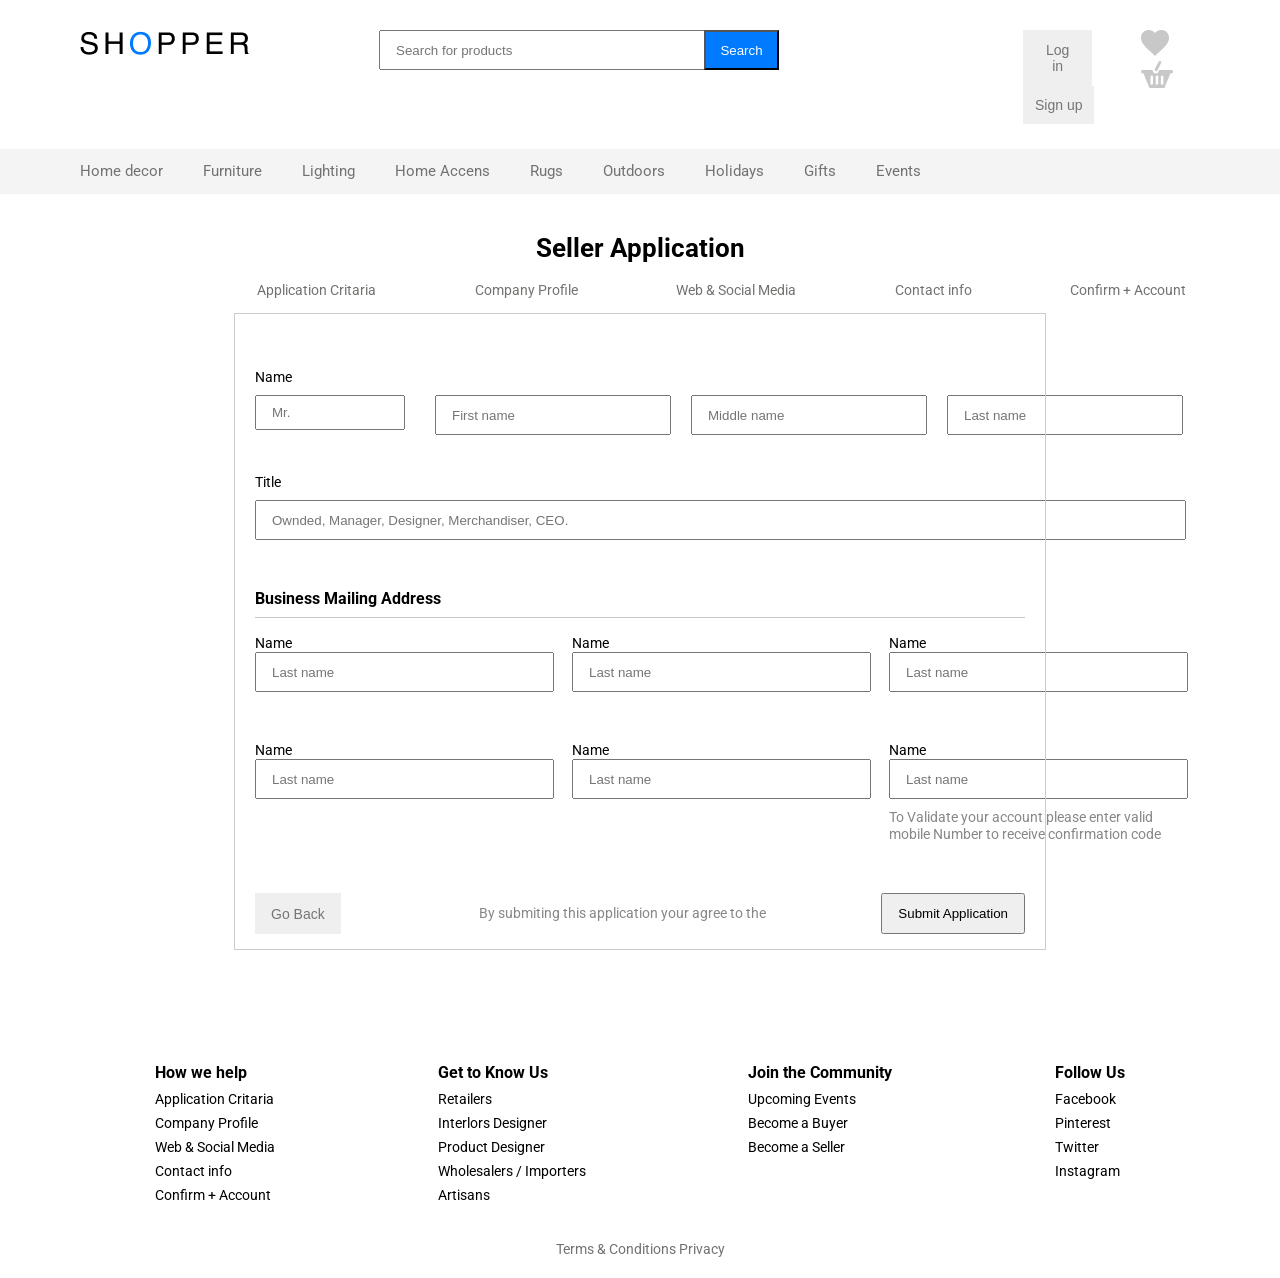
<file: Downloads/beeinterns-develop/Desktop/Beeinterns#11/11/index.html>
<!DOCTYPE html>
<html lang="en">
  <head>
    <meta charset="UTF-8" />
    <meta name="viewport" content="width=device-width, initial-scale=1.0" />
    <title>Shooper</title>
    <link rel="stylesheet" href="style.css" />
    <link
      href="https://fonts.googleapis.com/css2?family=Roboto:wght@300;400&display=swap"
      rel="stylesheet"
    />
  </head>
  <body>
    <main>
      <header>
        <div class="header_wrapper">
          <div class="logo">
            <img src="img/logo.png" alt="" />
          </div>
          <form>
            <input
              name="s"
              class="form"
              placeholder="Search for products"
              type="search"
            />
            <button type="submit" class="search_button">Search</button>
          </form>
          <div class="buttons">
            <button class="btn">Log in</button>
            <button class="btn">Sign up</button>
          </div>
          <div class="header_img">
            <a href="#"><img src="img/2.png" alt="" /></a>
            <a href="#"> <img src="img/3.png" alt="" /></a>
          </div>
        </div>
      </header>

      <div class="sub_header">
        <div class="sub_header_wrapper">
          <nav>
            <ul class="sub_menu">
              <li><a href="#">Home decor</a></li>
              <li><a href="#">Furniture</a></li>
              <li><a href="#">Lighting</a></li>
              <li><a href="#">Home Accens</a></li>
              <li><a href="#">Rugs</a></li>
              <li><a href="#">Outdoors</a></li>
              <li><a href="#">Holidays</a></li>
              <li><a href="#">Gifts</a></li>
              <li><a href="#">Events</a></li>
            </ul>
          </nav>
        </div>
      </div>

      <div class="application">
        <h1>Seller Application</h1>
  
        <div class="menu_application">
          <nav>
            <ul class="sub_menu_application">
              <li><a href="">Application Critaria</a></li>
              <li><a href="">Company Profile</a></li>
              <li><a href="">Web & Social Media</a></li>
              <li><a href="">Contact info</a></li>
              <li><a href="">Confirm + Account</a></li>
            </ul>
          </nav>
        </div>

          <!----------------------------------base block-------------------------------------------->

          <section class="base">
            <div class="base_block_wrapper">
              <div class="base_name">
                <div class="under_title"><span>Name</span></div>
                <div class="name_form">
                  <input type="name" placeholder="Mr." class="base_input" />
                  <input
                    type="name"
                    placeholder="First name"
                    class="base_input"
                  />
                  <input
                    type="name"
                    placeholder="Middle name"
                    class="base_input"
                  />
                  <input
                    type="name"
                    placeholder="Last name"
                    class="base_input"
                  />
                </div>
              </div>

              <div class="base_title">
                <div class="under_title"><span>Title</span></div>
                <div class="title_form">
                  <input
                    type="name"
                    placeholder="Ownded, Manager, Designer, Merchandiser, CEO."
                    class="input"
                  />
                </div>
              </div>

              <div class="business">
                <h3>Business Mailing Address</h3>
                <div class="under_border"></div>
                <div class="base_forms_wrapper">
                  <div class="business_form_wrap">
                    <div class="form_wrapper">
                      <div class=""><span class="">Name</span></div>
                      <div class="business_form">
                        <input
                          type="name"
                          placeholder="Last name"
                          class="input"
                        />
                      </div>
                    </div>

                    <div class="form_wrapper">
                      <div class=""><span class="">Name</span></div>
                      <div class="business_form">
                        <input
                          type="name"
                          placeholder="Last name"
                          class="input"
                        />
                      </div>
                    </div>

                    <div class="form_wrapper">
                      <div class=""><span class="">Name</span></div>
                      <div class="business_form">
                        <input
                          type="name"
                          placeholder="Last name"
                          class="input"
                        />
                      </div>
                    </div>
                  </div>
                  <!--Для нижних трех-->
                  <div class="business_form_wrap">
                    <div class="form_wrapper">
                      <div class=""><span class="">Name</span></div>
                      <div class="business_form">
                        <input
                          type="name"
                          placeholder="Last name"
                          class="input"
                        />
                      </div>
                    </div>

                    <div class="form_wrapper">
                      <div class=""><span class="">Name</span></div>
                      <div class="business_form">
                        <input
                          type="name"
                          placeholder="Last name"
                          class="input"
                        />
                      </div>
                    </div>

                    <div class="form_wrapper">
                      <div class=""><span class="">Name</span></div>
                      <div class="business_form">
                        <input
                          type="name"
                          placeholder="Last name"
                          class="input"
                        />
                      </div>
                      <div class="validate_text">
                        <p>
                          To Validate your account please enter valid mobile
                          Number to receive confirmation code
                        </p>
                      </div>
                    </div>
                  </div>
                </div>
                <div class="base_footer">
                  <div class="business_items">
                    <div class="base_forms_items">
                      <button class="btn">Go Back</button>
                      <p>By submiting this application your agree to the</p>
                      <button class="submit_button">Submit Application</button>
                    </div>
                  </div>
                </div>
              </div>
            </div>
          </section>

          <!--end base block-->

          <footer>
            <div class="base_wrapper_foot">
              <div class="footer_wrapper">

                <div class="footer_menu_block">
                  <div class="footer_title">
                    <h3>How we help</h3>
                  </div>
                
                  <ul class="footer_text">
                    <li><a href="">Application Critaria</a></li>
                    <li><a href="">Company Profile</a></li>
                    <li><a href="">Web & Social Media</a></li>
                    <li><a href="">Contact info</a></li>
                    <li><a href="">Confirm + Account</a></li>
                  </ul>
                </div>
    
                <div class="footer_menu_block">
                  <h3>Get to Know Us</h3>
                  <ul class="footer_text">
                    <li><a href="">Retailers</a></li>
                    <li><a href="">Interlors Designer</a></li>
                    <li><a href="">Product Designer</a></li>
                    <li><a href="">Wholesalers / Importers</a></li>
                    <li><a href="">Artisans</a></li>
                  </ul>
                </div>
    
                <div class="footer_menu_block">
                  <h3>Join the Community</h3>
                  <ul class="footer_text">
                    <li><a href="">Upcoming Events</a></li>
                    <li><a href="">Become a Buyer</a></li>
                    <li><a href="">Become a Seller</a></li>
                  </ul>
                </div>
    
                <div class="footer_menu_block last">
                  <h3>Follow Us</h3>
                  <ul class="footer_text">
                    <li><a href="">Facebook</a></li>
                    <li><a href="">Pinterest</a></li>
                    <li><a href="">Twitter</a></li>
                    <li><a href="">Instagram</a></li>
                  </ul>
                </div>
              </div>
            </div>
          </footer>
          <span class="terms"><a href="#">Terms & Conditions Privacy</a></span>
        </div>
      </form>
    </main>
  </body>
</html>
</file>
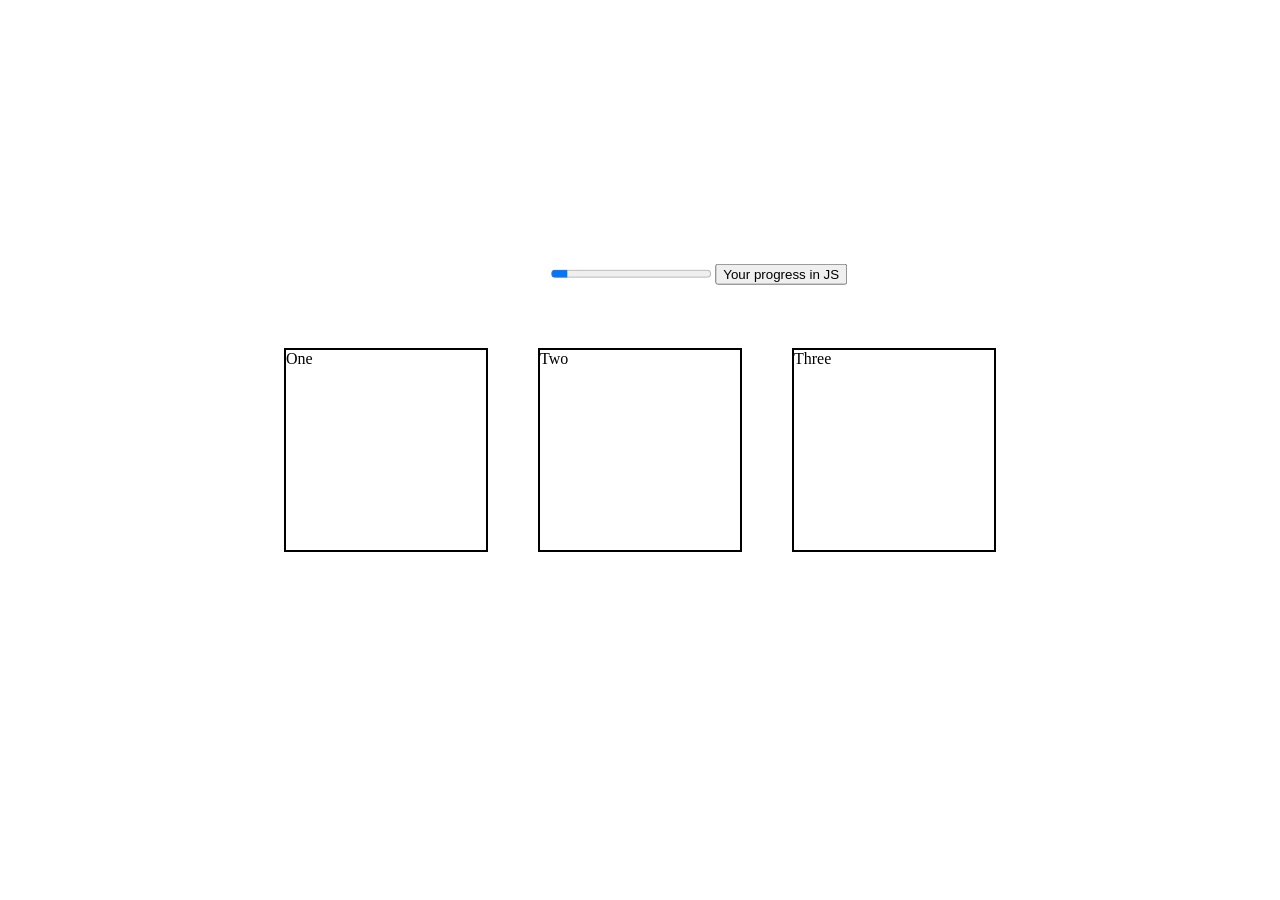
<file: Downloads/beeinterns-develop/Desktop/BeeInterns#23/HW/index.html>
<!DOCTYPE html>
<html lang="en">
  <head>
    <meta charset="UTF-8" />
    <meta name="viewport" content="width=device-width, initial-scale=1.0" />
    <title>Document</title>
    <link rel="stylesheet" href="style.css" />
    <script src=""></script>
  </head>
  <body>
    <div class="contaiener">
      <div class="pw">
        <progress value="10" max="100"></progress>
        <button>Your progress in JS</button>
      </div>

      <div class="row">
        <div class="block one">One</div>
        <div class="block two">Two</div>
        <div class="block three">Three</div>
      </div>
    </div>
    <script>
      document.querySelector(".one").onclick = function (event) {
        console.log("click to one");
        console.log(event);
        event.target.style.backgroundColor = "red";
        alert("Click on block 1");
      };

      document.querySelector(".two").onmouseenter = function () {
        document.querySelector(".two").style.background = "lightblue";
      };
      document.querySelector(".two").onmouseleave = function () {
        document.querySelector(".two").style.background = "coral";
      };
      document.querySelector(".two").onmousedown = function () {
        document.querySelector(".two").style.background = "lime";
        document.querySelector(".two").style.width = w + "px";
        w++;
      };
      document.querySelector(".two").onmouseup = function () {
        document.querySelector(".two").style.background = "#f52f52";
        document.querySelector(".two").style.height = h + "px";
        h++;
      };

      document.querySelector(".two").oncontextmenu = function () {
        console.log("right mouse button, bro");
      };
      let w = 200;
      let h = 200;
      document.querySelector(".three").onmousemove = () => {
        document.querySelector(".three").style.width = w + "px";
        document.querySelector(".three").style.height = h + "px";
        w++;
        h++;
      };
      let p = 10;

      document.querySelector("button").onclick = () => {
        p++;
        document.querySelector("progress").value = p;
        console.log(p);
      };
    </script>
  </body>
</html>
</file>
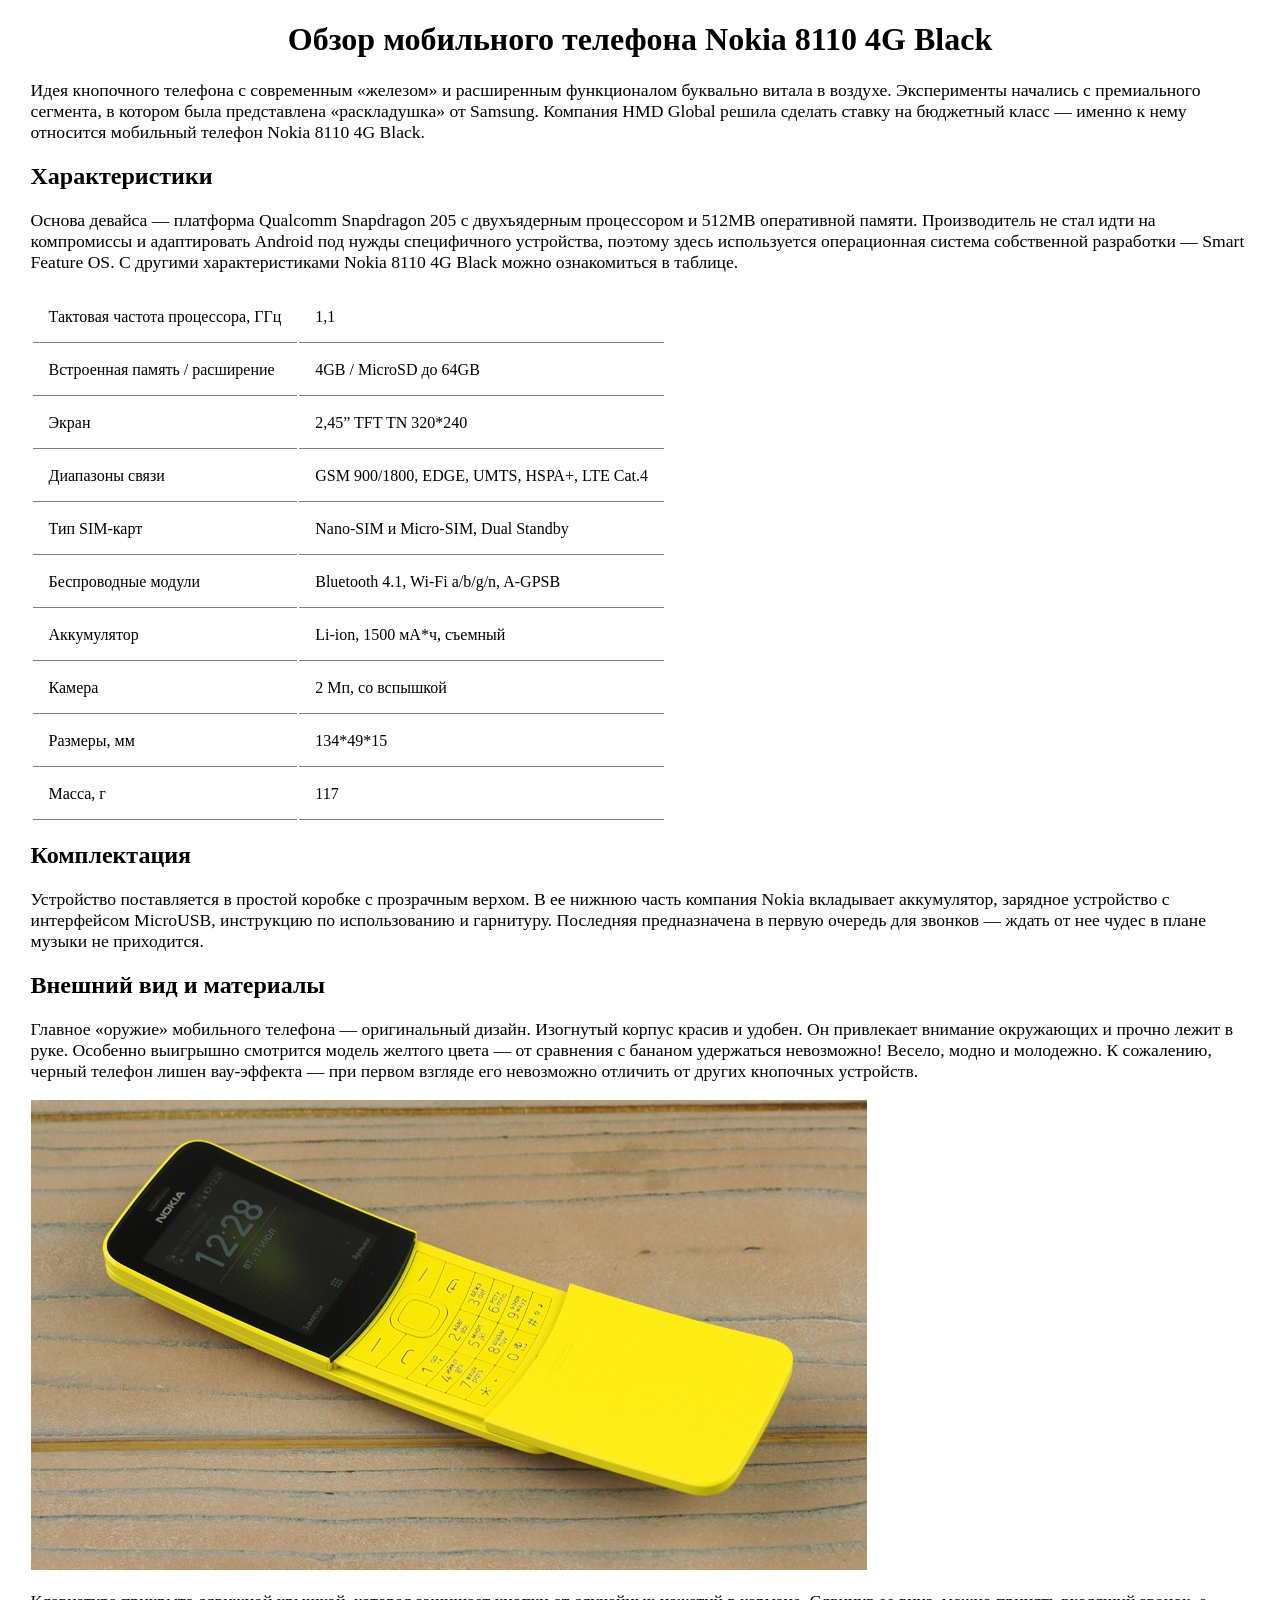
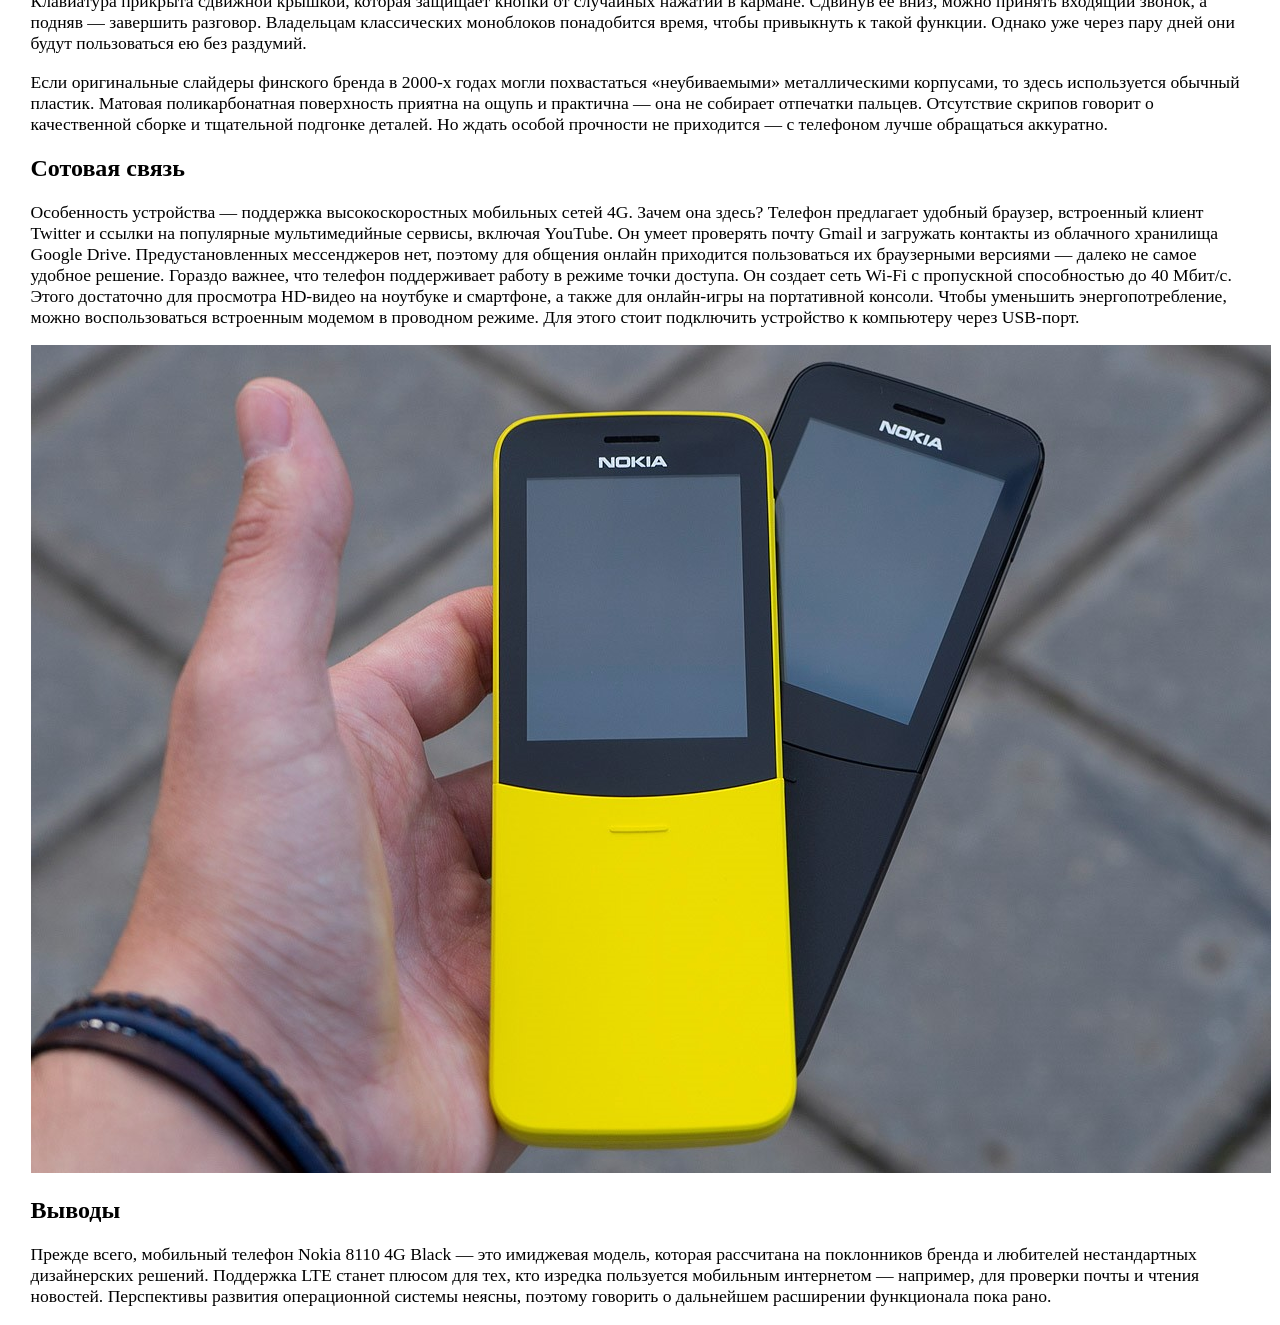
<file: Downloads/beeinterns-develop/Desktop/beeinterns#8/Nokia/index.html>
<!DOCTYPE html>
<html lang="ru">
  <head>
    <meta charset="UTF-8" />
    <meta name="viewport" content="width= , initial-scale=1.0" />
    <title>Document</title>
    <link rel="stylesheet" href="style.css" />
  </head>
  <body>
    <h1>Обзор мобильного телефона Nokia 8110 4G Black</h1>
    <p>
      Идея кнопочного телефона с современным «железом» и расширенным
      функционалом буквально витала в воздухе. Эксперименты начались с
      премиального сегмента, в котором была представлена «раскладушка» от
      Samsung. Компания HMD Global решила сделать ставку на бюджетный класс —
      именно к нему относится мобильный телефон Nokia 8110 4G Black.
    </p>
    <h2>Характеристики</h2>
    <p>
      Основа девайса — платформа Qualcomm Snapdragon 205 с двухъядерным
      процессором и 512MB оперативной памяти. Производитель не стал идти на
      компромиссы и адаптировать Android под нужды специфичного устройства,
      поэтому здесь используется операционная система собственной разработки —
      Smart Feature OS. С другими характеристиками Nokia 8110 4G Black можно
      ознакомиться в таблице.
    </p>
    <table>
      <tr>
        <td>Тактовая частота процессора, ГГц</td>
        <td>1,1</td>
      </tr>
      <tr>
        <td>Встроенная память / расширение</td>
        <td>4GB / MicroSD до 64GB</td>
      </tr>
      <tr>
        <td>Экран</td>
        <td>2,45” TFT TN 320*240</td>
      </tr>
      <tr>
        <td>Диапазоны связи</td>
        <td>GSM 900/1800, EDGE, UMTS, HSPA+, LTE Cat.4</td>
      </tr>
      <tr>
        <td>Тип SIM-карт</td>
        <td>Nano-SIM и Micro-SIM, Dual Standby</td>
      </tr>
      <tr>
        <td>Беспроводные модули</td>
        <td>Bluetooth 4.1, Wi-Fi a/b/g/n, A-GPSB</td>
      </tr>
      <tr>
        <td>Аккумулятор</td>
        <td>Li-ion, 1500 мА*ч, съемный</td>
      </tr>
      <tr>
        <td>Камера</td>
        <td>2 Мп, со вспышкой</td>
      </tr>
      <tr>
        <td>Размеры, мм</td>
        <td>134*49*15</td>
      </tr>
      <tr>
        <td>Масса, г</td>
        <td>117</td>
      </tr>
    </table>

    <h2>Комплектация</h2>
    <p>
      Устройство поставляется в простой коробке с прозрачным верхом. В ее нижнюю
      часть компания Nokia вкладывает аккумулятор, зарядное устройство с
      интерфейсом MicroUSB, инструкцию по использованию и гарнитуру. Последняя
      предназначена в первую очередь для звонков — ждать от нее чудес в плане
      музыки не приходится.
    </p>
    <h2>Внешний вид и материалы</h2>
    <p>
      Главное «оружие» мобильного телефона — оригинальный дизайн. Изогнутый
      корпус красив и удобен. Он привлекает внимание окружающих и прочно лежит в
      руке. Особенно выигрышно смотрится модель желтого цвета — от сравнения с
      бананом удержаться невозможно! Весело, модно и молодежно. К сожалению,
      черный телефон лишен вау-эффекта — при первом взгляде его невозможно
      отличить от других кнопочных устройств.
    </p>
    <img src="img/1.jpg" alt="Nokia" title="Nokia" />
    <p>
      Клавиатура прикрыта сдвижной крышкой, которая защищает кнопки от случайных
      нажатий в кармане. Сдвинув ее вниз, можно принять входящий звонок, а
      подняв — завершить разговор. Владельцам классических моноблоков
      понадобится время, чтобы привыкнуть к такой функции. Однако уже через пару
      дней они будут пользоваться ею без раздумий.
    </p>
    <p>
      Если оригинальные слайдеры финского бренда в 2000-х годах могли
      похвастаться «неубиваемыми» металлическими корпусами, то здесь
      используется обычный пластик. Матовая поликарбонатная поверхность приятна
      на ощупь и практична — она не собирает отпечатки пальцев. Отсутствие
      скрипов говорит о качественной сборке и тщательной подгонке деталей. Но
      ждать особой прочности не приходится — с телефоном лучше обращаться
      аккуратно.
    </p>
    <h2>Сотовая связь</h2>
    <p>
      Особенность устройства — поддержка высокоскоростных мобильных сетей 4G.
      Зачем она здесь? Телефон предлагает удобный браузер, встроенный клиент
      Twitter и ссылки на популярные мультимедийные сервисы, включая YouTube. Он
      умеет проверять почту Gmail и загружать контакты из облачного хранилища
      Google Drive. Предустановленных мессенджеров нет, поэтому для общения
      онлайн приходится пользоваться их браузерными версиями — далеко не самое
      удобное решение. Гораздо важнее, что телефон поддерживает работу в режиме
      точки доступа. Он создает сеть Wi-Fi с пропускной способностью до 40
      Мбит/с. Этого достаточно для просмотра HD-видео на ноутбуке и смартфоне, а
      также для онлайн-игры на портативной консоли. Чтобы уменьшить
      энергопотребление, можно воспользоваться встроенным модемом в проводном
      режиме. Для этого стоит подключить устройство к компьютеру через USB-порт.
    </p>
    <img src="img/2.jpg" alt="Nokia" title="Nokia" />
    <h2>Выводы</h2>
    <p>
      Прежде всего, мобильный телефон Nokia 8110 4G Black — это имиджевая
      модель, которая рассчитана на поклонников бренда и любителей нестандартных
      дизайнерских решений. Поддержка LTE станет плюсом для тех, кто изредка
      пользуется мобильным интернетом — например, для проверки почты и чтения
      новостей. Перспективы развития операционной системы неясны, поэтому
      говорить о дальнейшем расширении функционала пока рано.
    </p>
  </body>
</html>
</file>
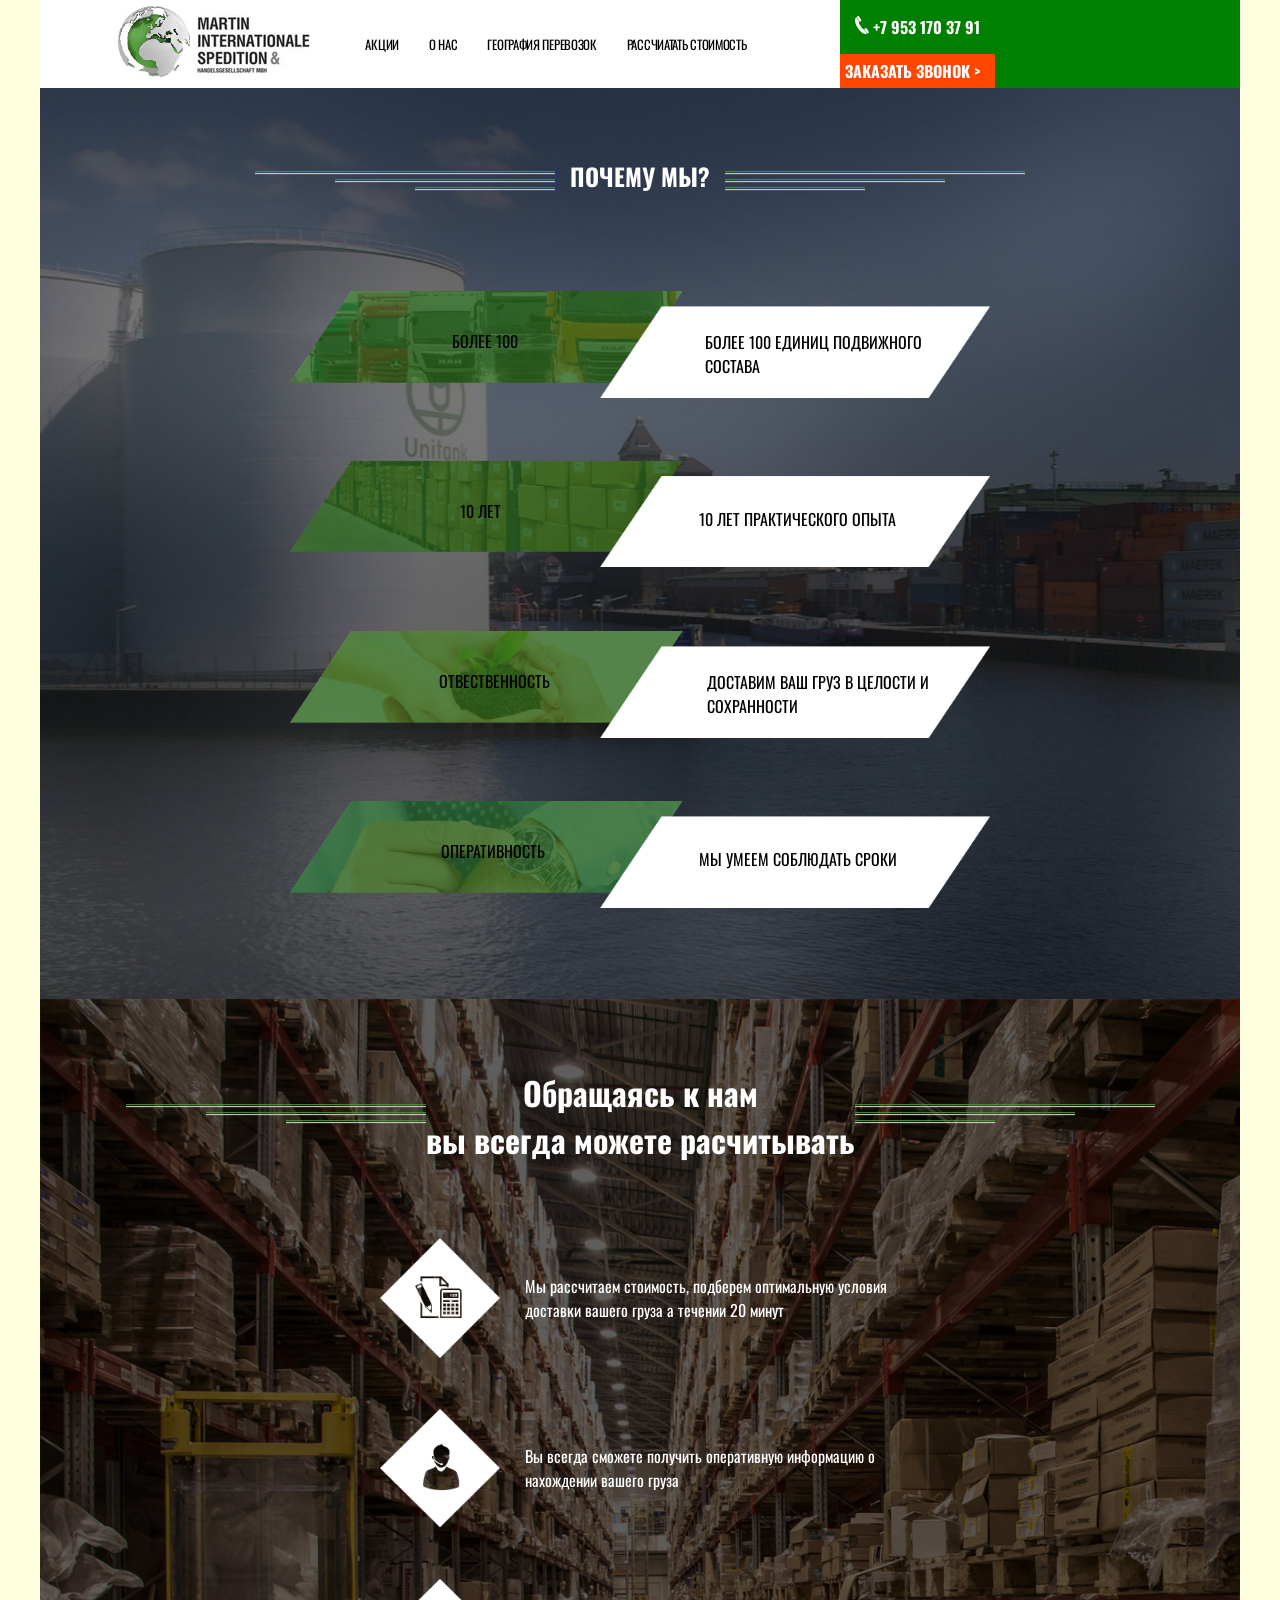
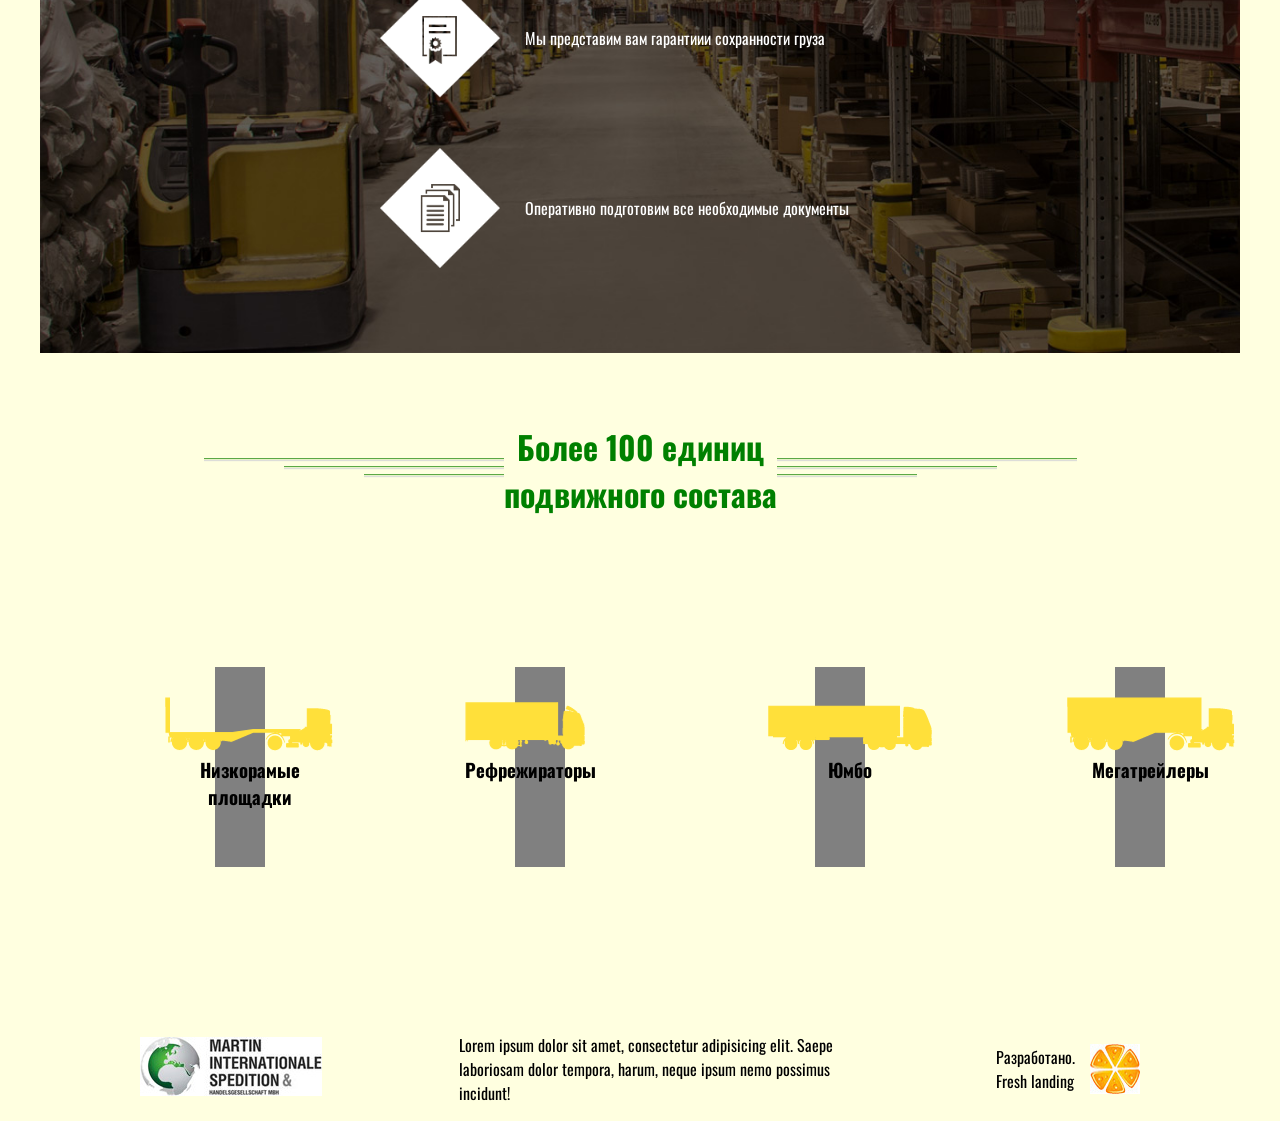
<file: Downloads/beeinterns-develop/Desktop/beeinterns#10/10/html/index.html>
<!DOCTYPE html>
<html lang="en">
<head>
	<meta charset="UTF-8">
	<title>Document</title>
	<link rel="stylesheet" href="style.css">
	
</head>
<body>
	<header class="header">
		<div class="header__block">
			<div class="header__logo">
				<img src="img/logo.jpg" alt="">
			</div>
			<nav>
				<ul class="header__menu">
					<li>акции</li>
					<li>о нас</li>
					<li>география перевозок</li>
					<li>рассчиатать стоимость</li>
				</ul>
			</nav>
		</div>
		<div class="header__contacts">
			<div class="tel">
				<img src="img/tel.png" alt="">
				<span class="cont">+7 953 170 37 91</span>
			</div>
			<div class="header__backcall">
				<span class="cont">Заказать звонок ></span>
			</div>
		</div>
	</header>
	<section class="whyus">
		<div class="whyus_block">
			<div class="left">
		<img src="img/line-left.png" alt="">
		</div>
		<h1>Почему мы?</h1>
		<div class="right">
		<img src="img/line-right.png" alt="">
		</div>
		</div>
		<div class="whyus__wrapper">
		<div class="whyus__advantages">
			<span class="text">более 100 единиц подвижного<br>состава</span>
			<span class="green">более 100</span>
			
		</div>
		<div class="whyus__advantages one">
			<span class="text">10 лет практического опыта</span>
			<span class="green">10 лет</span>
		</div>
		<div class="whyus__advantages two">
			<span class="text">доставим ваш груз в целости и <br>сохранности</span>
			<span class="green">Отвественность</span>
		</div>
		<div class="whyus__advantages three">
			<span class="text">мы умеем соблюдать сроки</span>
			<span class="green">Оперативность</span>
			</div>
		</div>

		</section>

		<!--3-->
<section class="whyus second">
		<div class="whyus_block">
			<div class="left">
		<img src="img/line-left.png" alt="">
		</div>
		<h2>Обращаясь к нам<br>вы всегда можете расчитывать</h2>
		
		<div class="right">
		<img src="img/line-right.png" alt="">
		</div>
		</div>
		
<div class="whyus_bonus">
	<div class="whyus_bonus_wrapper">
		<img src="img/us1.png" alt="" class="whyus_img">
		<p>Мы рассчитаем стоимость, подберем оптимальную условия доставки вашего груза а течении 20 минут</p>
	</div>
	<div class="whyus_bonus_wrapper">
		<img src="img/us2.png" alt="" class="whyus_img">
		<p>Вы всегда сможете получить оперативную информацию о нахождении вашего груза</p>
	</div>
	<div class="whyus_bonus_wrapper">
		<img src="img/us3.png" alt="" class="whyus_img">
		<p>Мы представим вам гарантиии сохранности груза</p>
	</div>
	<div class="whyus_bonus_wrapper">
		<img src="img/us4.png" alt="" class="whyus_img">
		<p>Оперативно подготовим все необходимые документы</p>
	</div>
</div>
</section>
	<!--4-->

	<section class="third">
		<div class="whyus_block">
			<div class="left">
		<img src="img/line-left.png" alt="">
		</div>
		<h2>Более 100 единиц<br>подвижного состава</h2>
		<div class="right">
		<img src="img/line-right.png" alt="">
		</div>
		</div>

<div class="auto">
	<div class="auto_wrapper">

	<div class="auto_block">
		<div class="back_block">
		</div>
		<div class="auto_content">
		<img src="img/types-1.png" alt="" class="auto_img">
			<h3>Низкорамые площадки</h3>
			</div>
		</div>

			<div class="auto_block">
		<div class="back_block">
		</div>
		<div class="auto_content">
		<img src="img/types-2.png" alt="" class="auto_img">
			<h3>Рефрежираторы</h3>
			</div>
	</div>

		<div class="auto_block">
		<div class="back_block">
		</div>
		<div class="auto_content">
		<img src="img/types-3.png" alt="" class="auto_img">
			<h3>Юмбо</h3>
			</div>
	</div>

		<div class="auto_block">
		<div class="back_block">
		</div>
		<div class="auto_content">
		<img src="img/types-4.png" alt="" class="auto_img">
			<h3>Мегатрейлеры</h3>
			</div>
	</div>

	

	</div>
</div>
		
	</section>

	<footer>
	<div class="footer_wrapper">
		<div class="footer_img">
			<img src="img/flogo.jpg" alt="">
		</div>
		<div class="copy">
			<p>Lorem ipsum dolor sit amet, consectetur adipisicing elit. Saepe laboriosam dolor tempora, harum, neque ipsum nemo possimus incidunt!</p>
		</div>
		<div class="develop">
			<p>Разработано. <br>Fresh landing</p>
			<img src="img/fresh.jpg" alt="" class="fresh">
			
			
		</div>
	</div>
	</footer>
</body>
</file>
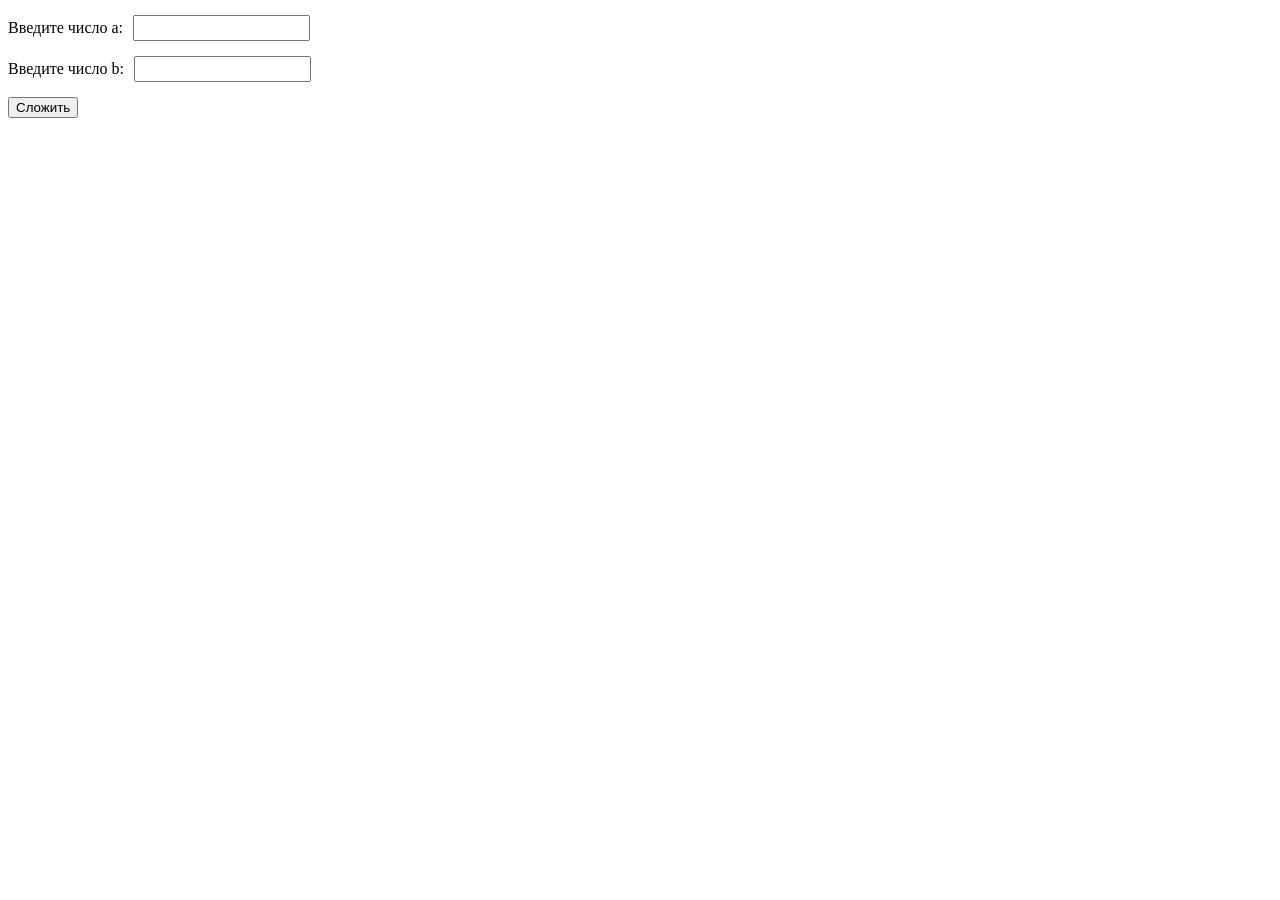
<file: Downloads/beeinterns-develop/Desktop/BeeInterns#19/js-hw/hw-2/index.html>
<!DOCTYPE html>
<html lang="en">
<head>
    <meta charset="UTF-8">
    <meta name="viewport" content="width=device-width, initial-scale=1.0">
    <title>BeeInterns</title>
    <style>
        .form-row {
            display: flex;
            align-items: center;
            margin: 15px 0;
        }

        .styled-input {
            margin-left: 10px;
            height: 20px;
        }
    </style>
</head>
<body>
    <form action="#" method="GET">
        <div class="form-row">
            <label for="numberA">Введите число а: </label>
            <input class="styled-input" name="numberA" id="numberA" type="number" minlength="1" required>
        </div>
        <div class="form-row">
            <label for="numberB">Введите число b: </label>
            <input class="styled-input" name="numberB" id="numberB" type="number" minlength="1" required>
        </div>
        <button type="submit">Сложить</button>
    </form>

    <script src="./hw.js"></script>
    <script src="./script.js"></script>
</body>
</html>
</file>
<file: Beeinterns#16/style.css>
* {
  box-sizing: border-box;
}
body {
  min-width: 320px;
  color: #fff;
  font-family: "Titillium Web", sans-serif;
  margin: 0;
  padding: 0;
}
main {
  background-image: url(img/back.png);
  background-repeat: no-repeat;
  background-size: cover;
  margin: 0 auto;
}
h1,
h2,
h3,
ul {
  margin: 0;
  padding: 0;
}
span {
  padding-top: 50px;
}
.models_naviagtion {
  display: none;
}
a {
  color: #fff;
  text-decoration: none;
}
li {
  list-style: none;
}
header {
  display: flex;
  border: 1px solid #a3a3a3;
  min-height: 60px;
}
.menu {
  padding: 22px 20px;
  cursor: pointer;
}
.header_menu {
  width: 20px;
  height: 20px;
}
.models_block {
  border-bottom: 3px solid #fff;
  margin: 22px 22px 0 0;
  font-size: 15px;
  line-height: 27px;
}
.search_content {
  border-left: 1px solid #a3a3a3;
  padding-top: 22px;
  font-size: 13px;
  line-height: 20px;
}
.search_wrapper {
  padding-left: 10px;
}
.search_icon {
  padding-right: 10px;
}
/*320px main content*/

.main_content_wrapper {
  max-width: 175px;
  width: 100%;
  margin: 20px 20px 0 20px;
}
h1 {
  font-size: 25px;
}
.button_section {
  display: flex;
  margin: 10px 0 10px 0;
}
.button_section > div {
  margin-left: 10px;
}
.rating_wrapper {
  display: flex;
  padding-bottom: 32px;
}
.starz {
  width: 15px;
  height: 15px;
  margin-right: 5px;
}
.int_btn {
  width: 20px;
  height: 20px;
}
.descritpion_block > div {
  margin-bottom: 10px;
}

/* 320 rectangle */
.rectangle {
  background: linear-gradient(
      0deg,
      rgba(9, 9, 9, 0.465718),
      rgba(9, 9, 9, 0.465718)
    ),
    #1f1f2f;
}
.rectangle_wrapper {
  width: 280px;
  margin: 0 auto;
  padding: 30px 0 40px 0;
}
.rectangle_wrapper > p {
  margin: 0;
  font-size: 17px;
  line-height: 26px;
  letter-spacing: 0.145714px;
}
.rectangle_form {
  display: flex;
  flex-direction: column;
}
input {
  margin-top: 20px;
  border-radius: 10px;
  padding: 8px 40px;
  width: 100%;
}
input[type="name"]::placeholder {
  padding-left: 10px;
}
.started_button {
  width: 100%;
  margin-top: 20px;
  padding: 10px;
  text-transform: uppercase;
  background: #f92251;
  border-radius: 10px;
  border: none;
  outline: none;
  color: #fff;
  cursor: pointer;
}
.pick_name {
  outline: 1px solid #f92251;
  width: 20px;
  height: 20px;
}

/* 320 footer */

footer {
  background: #404754;
}
.footer_wrapper {
  padding: 16px 0 16px 20px;
}

.footer_text {
  text-transform: capitalize;
  text-decoration-line: underline;
  font-size: 17px;
  line-height: 26px;
  color: #bac5d3;
}
.footer_li {
  margin-bottom: 8px;
}
.bee {
  padding-top: 10px;
}
/* media 768 xp */

@media (min-width: 768px) {
  main {
    background-image: url(img/back2.png);
    background-repeat: no-repeat;
  }
  .menu {
    padding: 10px 20px;
  }
  .header_menu {
    width: 40px;
    height: 40px;
  }
  .search {
    font-size: 14px;
  }
  .models_block {
    margin: 22px 45px 0 20px;
    font-size: 15px;
    line-height: 27px;
    font-size: 18px;
  }
  .search_wrapper {
    margin-left: 40px;
  }
  .search_icon {
    padding-right: 22px;
  }
  /* main */

  .main_content_wrapper {
    max-width: 500px;
    width: 100%;
    margin: 50px 95px 0;
    font-size: 18px;
    line-height: 27px;
  }
  h1 {
    font-weight: bold;
    font-size: 90px;
    line-height: 100px;
  }
  .button_section_wrapper {
    display: flex;
    max-width: 500px;
    width: 100%;
    padding-top: 30px;
  }
  .button_section + .button_section {
    margin-left: 50px;
  }
  .button_section {
    display: flex;
    align-items: center;
  }
  .button_section > div {
    margin-left: 20px;
  }
  .descritpion {
    margin-top: 75px;
  }
  .descritpion_block {
    display: flex;
    justify-content: space-between;
  }
  .rating {
    margin-top: 25px;
  }
  .rating_wrapper {
    display: flex;
    margin-top: 15px;
  }
  .starz {
    width: 23px;
    height: 23px;
    margin-right: 10px;
  }
  .int_btn {
    width: 50px;
    height: 50px;
  }
  .desk_element {
    padding-bottom: 8px;
  }
  span {
    font-size: 24px;
    line-height: 37px;
  }
  /* rectangle 768*/

  .rectangle_wrapper {
    width: 100%;
  }
  .rectangle_wrapper > p {
    margin: 0 auto;
    min-width: 530px;
    width: 100%;
    text-align: center;
    font-size: 25px;
    line-height: 38px;
    letter-spacing: 0.3px;
    padding-bottom: 50px;
  }
  .form_wrapper {
    width: 450px;
    margin: 0 auto;
  }
  .input_wrapper {
    display: flex;
  }
  input:first-child {
    margin-right: 30px;
  }
  input {
    margin-top: 0;
    border-radius: 10px;
    padding: 8px 40px;
    width: 210px;
  }
  input[type="name"]::placeholder {
    padding-left: 10px;
  }
  .started_button_block {
    padding-top: 50px;
  }
  .started_button {
    margin-top: 0;
    width: 100%;
    padding: 13px 35px;
    text-transform: uppercase;
    background: #f92251;
    border-radius: 10px;
    border: none;
    outline: none;
    color: #fff;
    cursor: pointer;
  }
  /* Footer 768 */
  .footer_wrapper {
    max-width: 768px;
    width: 100%;
    padding: 30px 0 25px 30px;
  }
  .footer_link {
    padding-bottom: 8px;
    text-transform: capitalize;
    text-decoration-line: underline;
    color: #bac5d3;
    font-size: 17px;
    line-height: 26px;
  }
  .footer_list {
    display: flex;
    justify-content: flex-start;
  }
  .footer_link {
    margin-right: 30px;
  }
  .footer_text {
    font-size: 20px;
    line-height: 30px;
    color: #bac5d3;
  }
  .footer_link:last-child {
    margin-right: 0;
  }

  /* Media 1440 px */

  @media (min-width: 1440px) {
    main {
      background-image: url(img/back3.png);
      background-repeat: no-repeat;
      height: 100vh;
    }
    .main_content_wrapper {
      margin: 80px 200px;
    }
    .menu {
      padding: 0;
    }
    .header_menu {
      width: 65px;
      height: 80px;
      margin-left: 40px;
    }
    .search {
      font-size: 18px;
    }
    .models_block {
      display: none;
    }
    .first {
      color: #fff;
      border-bottom: 5px solid #fff;
    }
    li {
      padding: 27px 0 27px 0;
    }
    .models_block_media {
      display: flex;
      align-items: center;
    }
    .models_naviagtion {
      display: flex;
      justify-content: space-between;
      width: 740px;
      color: #9f9f9f;
      padding: 0;
      margin: 0 100px;
    }
    .models_button + .models_button {
      font-size: 18px;
    }
    .search_wrapper {
      margin-left: 40px;
    }
    .search_content {
      display: flex;
      align-items: center;
      padding: 0;
      margin-left: 50px;
    }
    .search_icon {
      padding-right: 30px;
    }
    li {
      font-size: 18px;
      line-height: 27px;
      color: #9f9f9f;
    }
    li:hover {
      color: #fff;
    }
    .desctop {
      width: 810px;
      display: flex;
      margin-top: 75px;
    }
    .descritpion_block {
      display: flex;
      justify-content: flex-start;
    }
    .descritpion_block > div {
      margin-right: 75px;
    }
    .rating {
      margin-top: 75px;
    }
    .starz {
      width: 25px;
      height: 25px;
      margin-right: 10px;
    }
    .starz:hover {
      transform: scale(1.2);
    }
    .int_btn:hover {
      transform: scale(1.1);
    }
    .bike_rate {
      padding-left: 25px;
    }
    /* rectangle 1440 px*/
    .rectangle_wrapper {
      padding: 60px 0 90px 0;
    }
    .form_wrapper {
      display: flex;
      justify-content: space-between;
      align-items: center;
    }
    .rectangle_form {
      display: flex;
      flex-direction: row;
    }
    .started_button {
      width: 210px;
      padding: 12px 25px;
    }
    .form_wrapper {
      max-width: 980px;
      width: 100%;
    }
    input {
      width: 300px;
      height: 50px;
    }
    .started_button {
      margin-left: 40px;
      width: 300px;
      height: 50px;
    }
    .started_button_block {
      padding-top: 0;
    }
    .rectangle_wrapper > p {
      font-size: 35px;
      line-height: 53px;
    }
    .rectangle_form {
    }
    /* Footer 1440 px */

    .footer_wrapper {
      max-width: 1360px;
      width: 100%;
      margin: 0 auto;
      padding: 20px 0 20px 0;
    }
    .footer_block {
      display: flex;
      justify-content: space-between;
      align-items: center;
    }
    .footer_list {
      display: flex;
    }
    .footer_list ~ li {
      padding: 0;
    }
    .footer_link {
      padding-bottom: 0;
    }
    .footer_li {
      padding: 0;
    }
    span:hover {
      color: #f92251;
    }
  }
}
</file>
<file: Downloads/beeinterns-develop/Desktop/Beeinterns #16/style.css>
* {
  box-sizing: border-box;
}
body {
  min-width: 320px;
  color: #fff;
  font-family: "Titillium Web", sans-serif;
  margin: 0;
  padding: 0;
}
main {
  background-image: url(img/back.png);
  background-repeat: no-repeat;
  background-size: cover;
  margin: 0 auto;
}
h1,
h2,
h3,
ul {
  margin: 0;
  padding: 0;
}
span {
  padding-top: 50px;
}
.models_naviagtion {
  display: none;
}
a {
  color: #fff;
  text-decoration: none;
}
li {
  list-style: none;
}
header {
  display: flex;
  border: 1px solid #a3a3a3;
  min-height: 60px;
}
.menu {
  padding: 22px 20px;
  cursor: pointer;
}
.header_menu {
  width: 20px;
  height: 20px;
}
.models_block {
  border-bottom: 3px solid #fff;
  margin: 22px 22px 0 0;
  font-size: 15px;
  line-height: 27px;
}
.search_content {
  border-left: 1px solid #a3a3a3;
  padding-top: 22px;
  font-size: 13px;
  line-height: 20px;
}
.search_wrapper {
  padding-left: 10px;
}
.search_icon {
  padding-right: 10px;
}
/*320px main content*/

.main_content_wrapper {
  max-width: 175px;
  width: 100%;
  margin: 20px 20px 0 20px;
}
h1 {
  font-size: 25px;
}
.button_section {
  display: flex;
  margin: 10px 0 10px 0;
}
.button_section > div {
  margin-left: 10px;
}
.rating_wrapper {
  display: flex;
  padding-bottom: 32px;
}
.starz {
  width: 15px;
  height: 15px;
  margin-right: 5px;
}
.int_btn {
  width: 20px;
  height: 20px;
}
.descritpion_block > div {
  margin-bottom: 10px;
}

/* 320 rectangle */
.rectangle {
  background: linear-gradient(
      0deg,
      rgba(9, 9, 9, 0.465718),
      rgba(9, 9, 9, 0.465718)
    ),
    #1f1f2f;
}
.rectangle_wrapper {
  width: 280px;
  margin: 0 auto;
  padding: 30px 0 40px 0;
}
.rectangle_wrapper > p {
  margin: 0;
  font-size: 17px;
  line-height: 26px;
  letter-spacing: 0.145714px;
}
.rectangle_form {
  display: flex;
  flex-direction: column;
}
input {
  margin-top: 20px;
  border-radius: 10px;
  padding: 8px 40px;
  width: 100%;
}
input[type="name"]::placeholder {
  padding-left: 10px;
}
.started_button {
  width: 100%;
  margin-top: 20px;
  padding: 10px;
  text-transform: uppercase;
  background: #f92251;
  border-radius: 10px;
  border: none;
  outline: none;
  color: #fff;
  cursor: pointer;
}
.pick_name {
  outline: 1px solid #f92251;
  width: 20px;
  height: 20px;
}

/* 320 footer */

footer {
  background: #404754;
}
.footer_wrapper {
  padding: 16px 0 16px 20px;
}

.footer_text {
  text-transform: capitalize;
  text-decoration-line: underline;
  font-size: 17px;
  line-height: 26px;
  color: #bac5d3;
}
.footer_li {
  margin-bottom: 8px;
}
.bee {
  padding-top: 10px;
}
/* media 768 xp */

@media (min-width: 768px) {
  main {
    background-image: url(img/back2.png);
    background-repeat: no-repeat;
  }
  .menu {
    padding: 10px 20px;
  }
  .header_menu {
    width: 40px;
    height: 40px;
  }
  .search {
    font-size: 14px;
  }
  .models_block {
    margin: 22px 45px 0 20px;
    font-size: 15px;
    line-height: 27px;
    font-size: 18px;
  }
  .search_wrapper {
    margin-left: 40px;
  }
  .search_icon {
    padding-right: 22px;
  }
  /* main */

  .main_content_wrapper {
    max-width: 500px;
    width: 100%;
    margin: 50px 95px 0;
    font-size: 18px;
    line-height: 27px;
  }
  h1 {
    font-weight: bold;
    font-size: 90px;
    line-height: 100px;
  }
  .button_section_wrapper {
    display: flex;
    max-width: 500px;
    width: 100%;
    padding-top: 30px;
  }
  .button_section + .button_section {
    margin-left: 50px;
  }
  .button_section {
    display: flex;
    align-items: center;
  }
  .button_section > div {
    margin-left: 20px;
  }
  .descritpion {
    margin-top: 75px;
  }
  .descritpion_block {
    display: flex;
    justify-content: space-between;
  }
  .rating {
    margin-top: 25px;
  }
  .rating_wrapper {
    display: flex;
    margin-top: 15px;
  }
  .starz {
    width: 23px;
    height: 23px;
    margin-right: 10px;
  }
  .int_btn {
    width: 50px;
    height: 50px;
  }
  .desk_element {
    padding-bottom: 8px;
  }
  span {
    font-size: 24px;
    line-height: 37px;
  }
  /* rectangle 768*/

  .rectangle_wrapper {
    width: 100%;
  }
  .rectangle_wrapper > p {
    margin: 0 auto;
    min-width: 530px;
    width: 100%;
    text-align: center;
    font-size: 25px;
    line-height: 38px;
    letter-spacing: 0.3px;
    padding-bottom: 50px;
  }
  .form_wrapper {
    width: 450px;
    margin: 0 auto;
  }
  .input_wrapper {
    display: flex;
  }
  input:first-child {
    margin-right: 30px;
  }
  input {
    margin-top: 0;
    border-radius: 10px;
    padding: 8px 40px;
    width: 210px;
  }
  input[type="name"]::placeholder {
    padding-left: 10px;
  }
  .started_button_block {
    padding-top: 50px;
  }
  .started_button {
    margin-top: 0;
    width: 100%;
    padding: 13px 35px;
    text-transform: uppercase;
    background: #f92251;
    border-radius: 10px;
    border: none;
    outline: none;
    color: #fff;
    cursor: pointer;
  }
  /* Footer 768 */
  .footer_wrapper {
    max-width: 768px;
    width: 100%;
    padding: 30px 0 25px 30px;
  }
  .footer_link {
    padding-bottom: 8px;
    text-transform: capitalize;
    text-decoration-line: underline;
    color: #bac5d3;
    font-size: 17px;
    line-height: 26px;
  }
  .footer_list {
    display: flex;
    justify-content: flex-start;
  }
  .footer_link {
    margin-right: 30px;
  }
  .footer_text {
    font-size: 20px;
    line-height: 30px;
    color: #bac5d3;
  }
  .footer_link:last-child {
    margin-right: 0;
  }

  /* Media 1440 px */

  @media (min-width: 1440px) {
    main {
      background-image: url(img/back3.png);
      background-repeat: no-repeat;
      height: 100vh;
    }
    .main_content_wrapper {
      margin: 80px 200px;
    }
    .menu {
      padding: 0;
    }
    .header_menu {
      width: 65px;
      height: 80px;
      margin-left: 40px;
    }
    .search {
      font-size: 18px;
    }
    .models_block {
      display: none;
    }
    .first {
      color: #fff;
      border-bottom: 5px solid #fff;
    }
    li {
      padding: 27px 0 27px 0;
    }
    .models_block_media {
      display: flex;
      align-items: center;
    }
    .models_naviagtion {
      display: flex;
      justify-content: space-between;
      width: 740px;
      color: #9f9f9f;
      padding: 0;
      margin: 0 100px;
    }
    .models_button + .models_button {
      font-size: 18px;
    }
    .search_wrapper {
      margin-left: 40px;
    }
    .search_content {
      display: flex;
      align-items: center;
      padding: 0;
      margin-left: 50px;
    }
    .search_icon {
      padding-right: 30px;
    }
    li {
      font-size: 18px;
      line-height: 27px;
      color: #9f9f9f;
    }
    li:hover {
      color: #fff;
    }
    .desctop {
      width: 810px;
      display: flex;
      margin-top: 75px;
    }
    .descritpion_block {
      display: flex;
      justify-content: flex-start;
    }
    .descritpion_block > div {
      margin-right: 75px;
    }
    .rating {
      margin-top: 75px;
    }
    .starz {
      width: 25px;
      height: 25px;
      margin-right: 10px;
    }
    .starz:hover {
      transform: scale(1.2);
    }
    .int_btn:hover {
      transform: scale(1.1);
    }
    .bike_rate {
      padding-left: 25px;
    }
    /* rectangle 1440 px*/
    .rectangle_wrapper {
      padding: 60px 0 90px 0;
    }
    .form_wrapper {
      display: flex;
      justify-content: space-between;
      align-items: center;
    }
    .rectangle_form {
      display: flex;
      flex-direction: row;
    }
    .started_button {
      width: 210px;
      padding: 12px 25px;
    }
    .form_wrapper {
      max-width: 980px;
      width: 100%;
    }
    input {
      width: 300px;
      height: 50px;
    }
    .started_button {
      margin-left: 40px;
      width: 300px;
      height: 50px;
    }
    .started_button_block {
      padding-top: 0;
    }
    .rectangle_wrapper > p {
      font-size: 35px;
      line-height: 53px;
    }
    .rectangle_form {
    }
    /* Footer 1440 px */

    .footer_wrapper {
      max-width: 1360px;
      width: 100%;
      margin: 0 auto;
      padding: 20px 0 20px 0;
    }
    .footer_block {
      display: flex;
      justify-content: space-between;
      align-items: center;
    }
    .footer_list {
      display: flex;
    }
    .footer_list ~ li {
      padding: 0;
    }
    .footer_link {
      padding-bottom: 0;
    }
    .footer_li {
      padding: 0;
    }
    span:hover {
      color: #f92251;
    }
  }
}
</file>
<file: Downloads/beeinterns-develop/Desktop/Beeinterns#0 HTML/style.css>
@import url("https://fonts.googleapis.com/css?family=Abel&display=swap");
body {
  margin: 0 auto;
  padding: 0;
  font-family: "Abel", sans-serif;
}
/*header*/

.header-logo {
  width: 55px;
  height: 55px;
  background: #d8d8d8;
  border-radius: 50%;
}
.header-block {
  width: 154px;
  height: 31px;
  background: #d8d8d8;
  margin-left: 40px;
}
.header-block:first-child {
  margin-left: 0px;
}
li {
  list-style: none;
}
header {
  display: flex;
  align-items: center;
  justify-content: space-between;
  padding: 17px 50px;
}
.header-list {
  display: flex;
}
/*banner-header*/

.banner-header {
  background-color: #d8d8d8;
}
.banner-header-section {
  padding: 120px 0 118px 130px;
}
h1 {
  font-style: normal;
  font-weight: normal;
  font-size: 60px;
  line-height: 76px;
  color: #000000;
  padding: 0;
  margin: 0;
}
.banner-header-title {
  font-style: normal;
  font-weight: normal;
  font-size: 36px;
  line-height: 46px;
  color: #000000;
}
.banner-btn {
  font-size: 26px;
  line-height: 33px;
  font-weight: normal;
  width: 283px;
  height: 60px;
}
.buttons {
  padding-top: 29px;
}
.white-button {
  color: #000000;
  background-color: #fff;
}
.black-button {
  color: #fff;
  background-color: #000;
  margin-left: 25px;
}
/*--Article Section*/

.art-section-wrapper {
  display: flex;
  justify-content: space-around;
  padding: 80px 110px 82px 110px;
}
.art-img {
  width: 380px;
  height: 244px;
  background-color: #d8d8d8;
}
.art-section-block {
  max-width: 380px;
  margin-left: 40px;
}
.art-section-block:first-child {
  margin-left: 0;
}
.art-section-link {
  font-size: 18px;
  line-height: 23px;
  text-decoration: underline;
  color: #787878;
}
h2 {
  font-size: 30px;
  line-height: 38px;
  color: #1c1e20;
}
.art-section-block > p {
  font-size: 18px;
  line-height: 30px;
}
/*Signup*/

.signup {
 background: #D8D8D8;
}
.form_wrapper {
  display: flex;
  justify-content: center;
  padding-bottom: 130px;
}
.signup_title {
  font-size: 35px;
  line-height: 47px;
  text-align: center;
  letter-spacing: 4.375px;
  color: #1C1E20;
  padding: 130px 0 30px 0;
}
.signup_form {
  position: relative;
  max-width: 700px;
  width: 100%;
}
.signup_input {
  width: 100%;
  height: 60px;
  padding-left: 15px;
}
.signup_input:focus {
  background: lightpink;
}
.search_button {
  font-size: 26px;
  line-height: 33px;
  color: #FFFFFF;
  position: absolute;
  top: 0;
  right: -17px;
  padding: 15px 95px;
  border: none;
  outline: none;
  cursor: pointer;
  background: #000000;
}
::placeholder {
font-size: 26px;
}
/*Block 4*/
.block4 {
}
.block4-wrap {
  padding-top: 80px;
}
.art-img-block4 {
  width: 586px;
  height: 386px;
  background-color: #d8d8d8;
  margin-bottom: 60px;
}
.block4-section {
  display: flex;
  justify-content: center;
  align-items: center;
}
.text-block {
  max-width: 534px;
  height: 90px;
}
.left {
  margin-right: 60px;
}
.right {
  margin-left: 60px;
}
.block4-wrap > .banner-btn.black-button {
  position: relative;
  left: 50%;
  transform: translate(-50%, 0);
  margin: 80px 0 80px 0;
}
/*Footer*/
footer {
  background-color: #d8d8d8;
  display: flex;
  flex-direction: column;
  align-items: center;
  padding-top: 97px;
}
.footer-logo {
  border-radius: 50%;
  background-color: #fff;
  width: 55px;
  height: 55px;
}
.footer-nav {
  max-width: 996px;
  border-bottom: 2px solid #fff;
}
.footers {
  background-color: #fff;
}
footer ul {
  padding-top: 30px;
}
.footer-ico {
  padding: 49px 0 99px 0;
  max-width: 40px;
  max-height: 40px;
  padding-left: 10px;
}
.header-list {
  padding-left: 10px;
}
</file>
<file: Downloads/beeinterns-develop/Desktop/beeinterns#13/style.css>
* {
	box-sizing: border-box;
}
body {
	margin: 0;
	padding: 0;
	font-family: 'Arimo', sans-serif;
	font-size: 14px;
	color: #4A4A4A;
}
main {
	display: flex;
	max-width: 1440px;
	width: 100%;
	margin: 0 auto;
	outline: 1px solid #ccc;
}
h1 {
font-style: normal;
font-weight: bold;
font-size: 18px;
line-height: 20px;
text-transform: uppercase;
width: 234px;
margin: 0;
padding-bottom: 17px;
}
.aside-block {
	width: 255px;
}
.aside-block-wrapper {
    display: flex;
    flex-direction: column;
    width: 191px;  
}
.aside-block-content {
	padding: 17px 40px 10px 19px;
	
}
.aside-content {
	width: 195px;
	height: 164px;
}
.aside_title {
font-style: normal;
font-weight: normal;
font-size: 14px;
line-height: 16px;
width: 195px;
padding: 10px 0 10px 0;
}
.aside_title:first-child {
	padding: 0 17px 10px 0;
}
/* main */
.main_content {
  width: 100%;
  background: #F2F2F2;
}
.inside_text {
	width: 519px;
	height: 32px;
	margin: 12px 14px;
}
.underh {
	font-weight: bold;
	font-size: 14px;
	line-height: 16px;
	opacity: 0.5;
	color: #4A4A4A;
}
.center { background: #fff;}
.objectives {
  display: flex; 
  padding-top: 17px;
}
.objective_wrapper {
	padding: 17px 30px 0 30px;	
}
.object_title {
	padding-bottom: 17px;
	font-size: 16px;
	line-height: 18px;
	color: #4A4A4A;
}
.object_titl {
	outline: 1px solid 000;
	font-size: 16px;
	line-height: 18px;
	color: #4A4A4A;

}
.center_block_wrapper {
	padding-top: 13px;
}

.left { background: #fff;
	 flex-grow: 1;
	 height: 185px;
	 width: 540px;
}
.right { 
	background: #fff;
	flex-grow: 1; 
  	margin-left: 30px;
  	width: 540px;
}
.center_block {
  height: 495px;
  background: #fff;
}
.prepare {
   padding: 22px 30px 110px 30px;
}
.wrapper {
  width: 1125px;
  height: 495px;
}
.content_wrapper {
}
.wrap {
  display: flex;
  flex-wrap: wrap;
}
.one {
  width: 195px;
  height: 240px;
}
.two{
  width: 655px;
  height: 240px;
  margin-left: 20px;
}
.three{
  margin-right: 25px;
  margin-left: 15px;
  width: 195px;
  height: 440px;
}
.four{
  width: 870px;
  height: 197px;
  margin-top: 16px;
}
.forblocks {
  box-sizing: border-box;
  display: flex;
  padding: 25px 25px 15px 20px;
}
.blocks {
 background: rgba(0, 84, 254, 0.04);
 border-radius: 5px;
}
.block {
border-radius: 5px;
}
.content {
	color: #000;
	width: 180px;
	height: 50px;
	opacity: 1;
	padding: 8px 8px 0 8px;
}

/* block 2*/
.rechtangle_wrapper {
 padding: 14px 0 7px 12px;
}
.rechtangle_content {

}
.rechtangle {
	display: flex;
    padding-top: 17px;
}
.rechtangle_block {
	width: 98px;
	height: 158px;
	border-radius: 8px;
	margin-right: 10px;
	padding: 85px 0 57px 5px;
	background: rgba(0, 84, 254, 0.08);
}
.border_bot {
	border: 1px dashed #4A4A4A;
	margin-bottom: 12px;
	width: 629px;
    margin-left: 17px;
    background: rgba(0, 84, 254, 0.24);
}
/* block 3 center */
.forfree_content {
	padding: 8px 68px 0 8px;
}
/* block 4 center*/
.review {
	padding: 8px 0 0 8px;
}

.four_wrapper {
	display: flex;
	padding-top: 21px;
}
.for_reminder {
	display: flex;
	flex-direction: column;
	margin-left: 38px;
}
.reminder_content {
	width: 215px;
}
.for_checkboxes {
	margin-left: 95px;
}
.for_checkboxes_content {
	padding-bottom: 16px;
	width: 190px;
}
.checkbox_block {
	display: flex;
	flex-direction: column;
}
/* text style */
.discription {
	font-size: 12px;
	line-height: 14px;
}
.date {
font-size: 12px;
font-weight: bold;
}
/* 4 block paddings */

.four_date_text {
	padding-top: 10px;
	margin-left: 20px;
	width: 215px;
}
.for_reminder {
 padding-left: 38px;
}
.reminder_content {
	padding: 10px 0 30px 20px;
}
.reminder_date {
	padding: 5px 0 0px 0;
}
.for_email {
	padding-left: 12px;
}
</file>
<file: Downloads/beeinterns-develop/Desktop/Beeinterns#14/style.css>
* {
  box-sizing: border-box;
}
body,
h2,
h3 {
  margin: 0;
  padding: 0;
  font-family: "Roboto", sans-serif;
}
body {
  overflow: scroll;
}
main {
  max-width: 640px;
  width: 100%;
  margin: 0 auto;
}
.desteny > div {
  background: #f5f5f5;
  border: 1px solid #e8e8e8;
}
.desteny_content {
  display: none;
  padding: 20px 40px 20px 20px;
  background: #fff;
}

h2 {
  cursor: pointer;
}
img {
  width: 100%;
  min-width: 250px;
  max-width: 500px;
  height: auto;
}
label {
  display: flex;
  align-items: center;
  padding: 25px;
}
h1 {
  font-weight: bold;
  font-size: 35px;
  line-height: 41px;
  text-align: center;
}
h2 {
  font-size: 13px;
  line-height: 15px;
  margin-left: 15px;
}

.element::before {
  content: ">";
  cursor: pointer;
  border: 0 solid #000;
  font-weight: bold;
  font-size: 1.5em;
  color: rgba(0, 0, 0, 0.65);
  width: 15px;
}

input {
  display: none;
}
#rad1:checked ~ .desteny_content {
  display: block;
}
#rad1:checked ~ label > .element {
  transform: rotate(90deg);
}
#rad2:checked ~ .desteny_content {
  display: block;
}
#rad2:checked ~ label > .element {
  transform: rotate(90deg);
}
#rad3:checked ~ .desteny_content {
  display: block;
}
#rad3:checked ~ label > .element {
  transform: rotate(90deg);
}
</file>
<file: Downloads/beeinterns-develop/Desktop/Beeinterns#16/style.css>
* {
  box-sizing: border-box;
}
body {
  min-width: 320px;
  color: #fff;
  font-family: "Titillium Web", sans-serif;
  margin: 0;
  padding: 0;
}
main {
  background-image: url(img/back.png);
  background-repeat: no-repeat;
  background-size: cover;
  margin: 0 auto;
}
h1,
h2,
h3,
ul {
  margin: 0;
  padding: 0;
}
span {
  padding-top: 50px;
}
.models_naviagtion {
  display: none;
}
a {
  color: #fff;
  text-decoration: none;
}
li {
  list-style: none;
}
header {
  display: flex;
  border: 1px solid #a3a3a3;
  min-height: 60px;
}
.menu {
  padding: 22px 20px;
  cursor: pointer;
}
.header_menu {
  width: 20px;
  height: 20px;
}
.models_block {
  border-bottom: 3px solid #fff;
  margin: 22px 22px 0 0;
  font-size: 15px;
  line-height: 27px;
}
.search_content {
  border-left: 1px solid #a3a3a3;
  padding-top: 22px;
  font-size: 13px;
  line-height: 20px;
}
.search_wrapper {
  padding-left: 10px;
}
.search_icon {
  padding-right: 10px;
}
/*320px main content*/

.main_content_wrapper {
  max-width: 175px;
  width: 100%;
  margin: 20px 20px 0 20px;
}
h1 {
  font-size: 25px;
}
.button_section {
  display: flex;
  margin: 10px 0 10px 0;
}
.button_section > div {
  margin-left: 10px;
}
.rating_wrapper {
  display: flex;
  padding-bottom: 32px;
}
.starz {
  width: 15px;
  height: 15px;
  margin-right: 5px;
}
.int_btn {
  width: 20px;
  height: 20px;
}
.descritpion_block > div {
  margin-bottom: 10px;
}

/* 320 rectangle */
.rectangle {
  background: linear-gradient(
      0deg,
      rgba(9, 9, 9, 0.465718),
      rgba(9, 9, 9, 0.465718)
    ),
    #1f1f2f;
}
.rectangle_wrapper {
  width: 280px;
  margin: 0 auto;
  padding: 30px 0 40px 0;
}
.rectangle_wrapper > p {
  margin: 0;
  font-size: 17px;
  line-height: 26px;
  letter-spacing: 0.145714px;
}
.rectangle_form {
  display: flex;
  flex-direction: column;
}
input {
  margin-top: 20px;
  border-radius: 10px;
  padding: 8px 40px;
  width: 100%;
}
input[type="name"]::placeholder {
  padding-left: 10px;
}
.started_button {
  width: 100%;
  margin-top: 20px;
  padding: 10px;
  text-transform: uppercase;
  background: #f92251;
  border-radius: 10px;
  border: none;
  outline: none;
  color: #fff;
  cursor: pointer;
}
.pick_name {
  outline: 1px solid #f92251;
  width: 20px;
  height: 20px;
}

/* 320 footer */

footer {
  background: #404754;
}
.footer_wrapper {
  padding: 16px 0 16px 20px;
}

.footer_text {
  text-transform: capitalize;
  text-decoration-line: underline;
  font-size: 17px;
  line-height: 26px;
  color: #bac5d3;
}
.footer_li {
  margin-bottom: 8px;
}
.bee {
  padding-top: 10px;
}
/* media 768 xp */

@media (min-width: 768px) {
  main {
    background-image: url(img/back2.png);
    background-repeat: no-repeat;
  }
  .menu {
    padding: 10px 20px;
  }
  .header_menu {
    width: 40px;
    height: 40px;
  }
  .search {
    font-size: 14px;
  }
  .models_block {
    margin: 22px 45px 0 20px;
    font-size: 15px;
    line-height: 27px;
    font-size: 18px;
  }
  .search_wrapper {
    margin-left: 40px;
  }
  .search_icon {
    padding-right: 22px;
  }
  /* main */

  .main_content_wrapper {
    max-width: 500px;
    width: 100%;
    margin: 50px 95px 0;
    font-size: 18px;
    line-height: 27px;
  }
  h1 {
    font-weight: bold;
    font-size: 90px;
    line-height: 100px;
  }
  .button_section_wrapper {
    display: flex;
    max-width: 500px;
    width: 100%;
    padding-top: 30px;
  }
  .button_section + .button_section {
    margin-left: 50px;
  }
  .button_section {
    display: flex;
    align-items: center;
  }
  .button_section > div {
    margin-left: 20px;
  }
  .descritpion {
    margin-top: 75px;
  }
  .descritpion_block {
    display: flex;
    justify-content: space-between;
  }
  .rating {
    margin-top: 25px;
  }
  .rating_wrapper {
    display: flex;
    margin-top: 15px;
  }
  .starz {
    width: 23px;
    height: 23px;
    margin-right: 10px;
  }
  .int_btn {
    width: 50px;
    height: 50px;
  }
  .desk_element {
    padding-bottom: 8px;
  }
  span {
    font-size: 24px;
    line-height: 37px;
  }
  /* rectangle 768*/

  .rectangle_wrapper {
    width: 100%;
  }
  .rectangle_wrapper > p {
    margin: 0 auto;
    min-width: 530px;
    width: 100%;
    text-align: center;
    font-size: 25px;
    line-height: 38px;
    letter-spacing: 0.3px;
    padding-bottom: 50px;
  }
  .form_wrapper {
    width: 450px;
    margin: 0 auto;
  }
  .input_wrapper {
    display: flex;
  }
  input:first-child {
    margin-right: 30px;
  }
  input {
    margin-top: 0;
    border-radius: 10px;
    padding: 8px 40px;
    width: 210px;
  }
  input[type="name"]::placeholder {
    padding-left: 10px;
  }
  .started_button_block {
    padding-top: 50px;
  }
  .started_button {
    margin-top: 0;
    width: 100%;
    padding: 13px 35px;
    text-transform: uppercase;
    background: #f92251;
    border-radius: 10px;
    border: none;
    outline: none;
    color: #fff;
    cursor: pointer;
  }
  /* Footer 768 */
  .footer_wrapper {
    max-width: 768px;
    width: 100%;
    padding: 30px 0 25px 30px;
  }
  .footer_link {
    padding-bottom: 8px;
    text-transform: capitalize;
    text-decoration-line: underline;
    color: #bac5d3;
    font-size: 17px;
    line-height: 26px;
  }
  .footer_list {
    display: flex;
    justify-content: flex-start;
  }
  .footer_link {
    margin-right: 30px;
  }
  .footer_text {
    font-size: 20px;
    line-height: 30px;
    color: #bac5d3;
  }
  .footer_link:last-child {
    margin-right: 0;
  }

  /* Media 1440 px */

  @media (min-width: 1440px) {
    main {
      background-image: url(img/back3.png);
      background-repeat: no-repeat;
      height: 100vh;
    }
    .main_content_wrapper {
      margin: 80px 200px;
    }
    .menu {
      padding: 0;
    }
    .header_menu {
      width: 65px;
      height: 80px;
      margin-left: 40px;
    }
    .search {
      font-size: 18px;
    }
    .models_block {
      display: none;
    }
    .first {
      color: #fff;
      border-bottom: 5px solid #fff;
    }
    li {
      padding: 27px 0 27px 0;
    }
    .models_block_media {
      display: flex;
      align-items: center;
    }
    .models_naviagtion {
      display: flex;
      justify-content: space-between;
      width: 740px;
      color: #9f9f9f;
      padding: 0;
      margin: 0 100px;
    }
    .models_button + .models_button {
      font-size: 18px;
    }
    .search_wrapper {
      margin-left: 40px;
    }
    .search_content {
      display: flex;
      align-items: center;
      padding: 0;
      margin-left: 50px;
    }
    .search_icon {
      padding-right: 30px;
    }
    li {
      font-size: 18px;
      line-height: 27px;
      color: #9f9f9f;
    }
    li:hover {
      color: #fff;
    }
    .desctop {
      width: 810px;
      display: flex;
      margin-top: 75px;
    }
    .descritpion_block {
      display: flex;
      justify-content: flex-start;
    }
    .descritpion_block > div {
      margin-right: 75px;
    }
    .rating {
      margin-top: 75px;
    }
    .starz {
      width: 25px;
      height: 25px;
      margin-right: 10px;
    }
    .starz:hover {
      transform: scale(1.2);
    }
    .int_btn:hover {
      transform: scale(1.1);
    }
    .bike_rate {
      padding-left: 25px;
    }
    /* rectangle 1440 px*/
    .rectangle_wrapper {
      padding: 60px 0 90px 0;
    }
    .form_wrapper {
      display: flex;
      justify-content: space-between;
      align-items: center;
    }
    .rectangle_form {
      display: flex;
      flex-direction: row;
    }
    .started_button {
      width: 210px;
      padding: 12px 25px;
    }
    .form_wrapper {
      max-width: 980px;
      width: 100%;
    }
    input {
      width: 300px;
      height: 50px;
    }
    .started_button {
      margin-left: 40px;
      width: 300px;
      height: 50px;
    }
    .started_button_block {
      padding-top: 0;
    }
    .rectangle_wrapper > p {
      font-size: 35px;
      line-height: 53px;
    }
    .rectangle_form {
    }
    /* Footer 1440 px */

    .footer_wrapper {
      max-width: 1360px;
      width: 100%;
      margin: 0 auto;
      padding: 20px 0 20px 0;
    }
    .footer_block {
      display: flex;
      justify-content: space-between;
      align-items: center;
    }
    .footer_list {
      display: flex;
    }
    .footer_list ~ li {
      padding: 0;
    }
    .footer_link {
      padding-bottom: 0;
    }
    .footer_li {
      padding: 0;
    }
    span:hover {
      color: #f92251;
    }
  }
}
</file>
<file: Downloads/beeinterns-develop/Desktop/Beeinterns#11/11/style.css>
* {
  box-sizing: border-box;
  margin: 0;
  padding: 0;
}

body {
  font-family: "Roboto", sans-serif;
  font-size: 14px;
  line-height: 17px;
}
main {
  max-width: 1443px;
  width: 100%;
  outline: 1px solid #737270;
  margin: 0 auto;
}
a {
  text-decoration: none;
  color: #737270;
}
a:hover {
  color: #007aff;
}
li {
  list-style: none;
}
input {
  padding-left: 17px;
  color: #878786;
}
/* Header */

header {
  width: 100%;
}
.header_wrapper {
  display: flex;
  padding: 30px 80px 25px 80px;
}
.logo {
  width: 169px;
  height: 24px;
  margin-right: 130px;
}
form {
  position: relative;
  max-width: 400px;
  width: 100%;
}
input {
  width: 100%;
  height: 40px;
  padding-left: 15px;
}
input:focus {
  background: lightpink;
}
.search_button {
  height: 40px;
  width: 75px;
  position: absolute;
  top: 0px;
  right: 0px;
  background: #007aff;
  color: #fff;
}
.buttons {
  margin-left: 244px;
}
.header_img {
  padding-left: 27px;
}
.header_img img {
  margin-right: 22px;
}
.btn {
  border: none;
  outline: none;
  font-size: 14px;
  color: #757575;
  padding: 11px 12px;
}
.btn:first-child {
  margin-right: 22px;
  padding: 12px 16px;
}
button {
  cursor: pointer;
}
button:hover {
  background: #007aff;
  color: #fff;
}
/* sub header */

.sub_header {
  background: #f4f4f4;
}
.sub_header_wrapper {
  padding: 14px 80px;
}
.sub_menu {
  display: flex;
}
.sub_menu li {
  padding-right: 40px;
  font-size: 15px;
}
/* sub menu app */
/*application*/

h1 {
  text-align: center;
  padding: 39px 0 18px 0;
  font-size: 26px;
  line-height: 31px;
}
.sub_menu_application {
  display: flex;
  justify-content: space-between;
  max-width: 929px;
  padding-bottom: 10px;
}
/* base */
.under_title {
  padding-bottom: 9px;
}
.base {
  padding: 5px 235px;
}

.base_block_wrapper {
  padding: 55px 20px 0 20px;
  outline: 1px solid #ccc;
}
.base_name {
  width: 930px;
  height: 65px;
}
.name_form {
  display: flex;
}
.base_input:first-child {
  width: 150px;
  height: 35px;
}
.base_input {
  height: 40px;
  max-width: 236px;
  width: 100%;
}
.base_input:first-child {
  margin-right: 30px;
}
.base_input:nth-child(n + 2):nth-child(-n + 3) {
  margin-right: 20px;
}
/* business */
.business_form_wrap {
  margin-top: 17px;
}
.business {
  margin-top: 50px;
}
.under_border {
  border-bottom: 1px solid #c6c6c5;
  opacity: 0.5px;
  padding-top: 10px;
}
.business_form_wrap {
  display: flex;
  margin: 0;
}
.business_form_wrap:first-child {
  margin-bottom: 50px;
  margin-top: 17px;
}
.business_form > .input {
  width: 299px;
  height: 40px;
}
.form_wrapper {
  margin-right: 18px;
}
.base_title {
  margin-top: 40px;
}
.title_form > .input {
  width: 931px;
  height: 40px;
}
.validate_text {
  margin-top: 10px;
  color: #878786;
}
/* base_footer */

.base_forms_items {
  display: flex;
  justify-content: space-between;
}
.business_items {
  padding-top: 50px;
  padding-bottom: 15px;
}
.submit_button {
  padding: 11px 15px;
}
.base_forms_items p {
  display: flex;
  align-items: center;
  color: #878786;
}
/*application*/

h1 {
  text-align: center;
  padding: 39px 0 18px 0;
  font-size: 26px;
  line-height: 31px;
}
.sub_menu_application {
  display: flex;
  justify-content: space-between;
  max-width: 929px;
  margin-left: 257px;
}

/* Footer */
footer {
  display: flex;
  justify-content: center;
  margin-top: 110px;
}
.footer_wrapper {
  display: flex;
  justify-content: space-between;
  width: 970px;
}
.footer_text {
  padding: 10px 0 10px 0;
}
.footer_text > li {
  padding-bottom: 7px;
}
.footer_text a {
  color: #000;
}
.terms {
  display: flex;
  justify-content: center;
  padding: 20px 0 20px 0;
  color: #878786;
}
</file>
<file: Downloads/beeinterns-develop/Desktop/BeeInterns#23/HW/style.css>
.contaienr {
  position: relative;
}
.row {
  position: absolute;
  display: flex;
  transform: translate(-50%, -50%);
  left: 50%;
  top: 50%;
}
.block {
  width: 200px;
  height: 200px;
  border: 2px solid #000;
}
.block + .block {
  margin-left: 50px;
}
.pw {
  position: absolute;
  transform: translate(-30%, -30%);
  left: 50%;
  top: 30%;
}
</file>
<file: Downloads/beeinterns-develop/Desktop/beeinterns#8/Nokia/style.css>
body {
  margin: 0 auto;
  max-width: 1219px;
}
h1 {
  text-align: center;
}
td {
  border-bottom: 1px solid grey;
  padding: 1em;
}
p {
  font-size: 1.1em;
}
</file>
<file: Downloads/beeinterns-develop/Desktop/beeinterns#10/10/html/style.css>
@import url('https://fonts.googleapis.com/css2?family=Gotu&family=Oswald:wght@300&family=Raleway:wght@100;300&display=swap');
* {
	box-sizing: border-box;
}
h1, h2, h3 {
	margin: 0;
	padding: 0;
}
body {
	max-width: 1200px;
	margin: 0 auto;
	padding: 0;
	font-family: 'Oswald', sans-serif;
	background: #FFFFE0;
}
span {
	text-transform: uppercase;
}
.header {
	display: flex;
	background: #008000;
	
}
.header__block {
	display: flex;
	justify-content: center;
	align-items: center;
	min-width: 800px;
	background: #fff;
}
.header__menu {
	display: flex;
	justify-content: center;
}

.header__menu li {
 padding: 0 15px 0 15px;
 list-style: none;
 text-transform: uppercase;
 font-size: 0.8em;
 letter-spacing: -0.3px;
}

.tel {
	padding: 15px;
}
.header__backcall {
	background: #FF4500;
	padding: 5px;
}
.cont {
 color: #fff;
 font-weight: bold;
}
/* 2 */
.whyus {
background-image: url(img/why.jpg);
background-size: cover;

}
h1 {
 color: #fff;
 padding: 0 15px 15px 15px;
 margin: 0;
 text-transform: uppercase;
}
.whyus_block {
display: flex;
justify-content: center;
align-items: center;
padding: 70px 0 50px 0;
}
.whyus__advantages {
	position: relative;
	background-position: center;
	background-image: url(img/why-1.png);
	background-repeat: no-repeat;
	height: 170px;
	background-size: 700px;
}
.one {
	background-image: url(img/why-2.png);
	
}
.two {
	background-image: url(img/why-3.png);
	
}
.three {
	background-image: url(img/why-4.png);}

.whyus__wrapper {
	padding-bottom: 60px;
}


.text {
	position: absolute;
    top: 50%;
    left: 50%;
    transform: translate(30%, -30%)
}
.green {
	position: absolute;
	top: 44%;
    left: 36%;
    transform: translate(-30%, -20%)   
}

/* 3 */

.second {
	background-image: url(img/us.jpg);
}
.second h2 {
	color: #fff;
	text-align: center;
	font-size: 2em;
}
.whyus_bonus {
	padding-bottom: 60px;
}
.whyus_bonus_wrapper p {
	color: #fff;
	width: 400px;
	padding-left: 25px;
	display: flex;
	align-items: center;
}
.whyus_bonus_wrapper {
	display: flex;
	justify-content: center;
	padding: 25px 0 25px 0;
}
.whyus_img {
	width: 120px;
	height: 120px;
}

/* 4 */
.third h2 {
color: #008000;
text-align: center;
font-size: 2em;
}
.auto {
width: 100%;
position: relative;
}
.back_block {
	max-width: 70px;
	width: 100%;
	height: 200px;
	background: gray;
	margin-left: 50px;
}
.auto_wrapper {
	margin-top: 100px;
	display: flex;
	justify-content: space-around;
}
.auto_block {
	position: relative;
}
.auto_content {
	position: absolute;
	top: 30px;
}
.auto_block h3 {
	text-align: center;
}

/* Footer */
footer {
	display: flex;
	justify-content: center;
	padding-top: 150px;
	margin: 0;
}

.footer_wrapper {
	max-width: 1000px;
	width: 100%;
	display: flex;
	justify-content: space-between;
	align-items: center;
}
.copy {
	max-width: 400px;
	width: 100%;
}
.develop {
display: flex;
justify-content: center;
align-items: center;
}
.fresh {
	width: 50px;
	height: 50px;
}
.develop p {
	padding-right: 15px;
}
</file>
